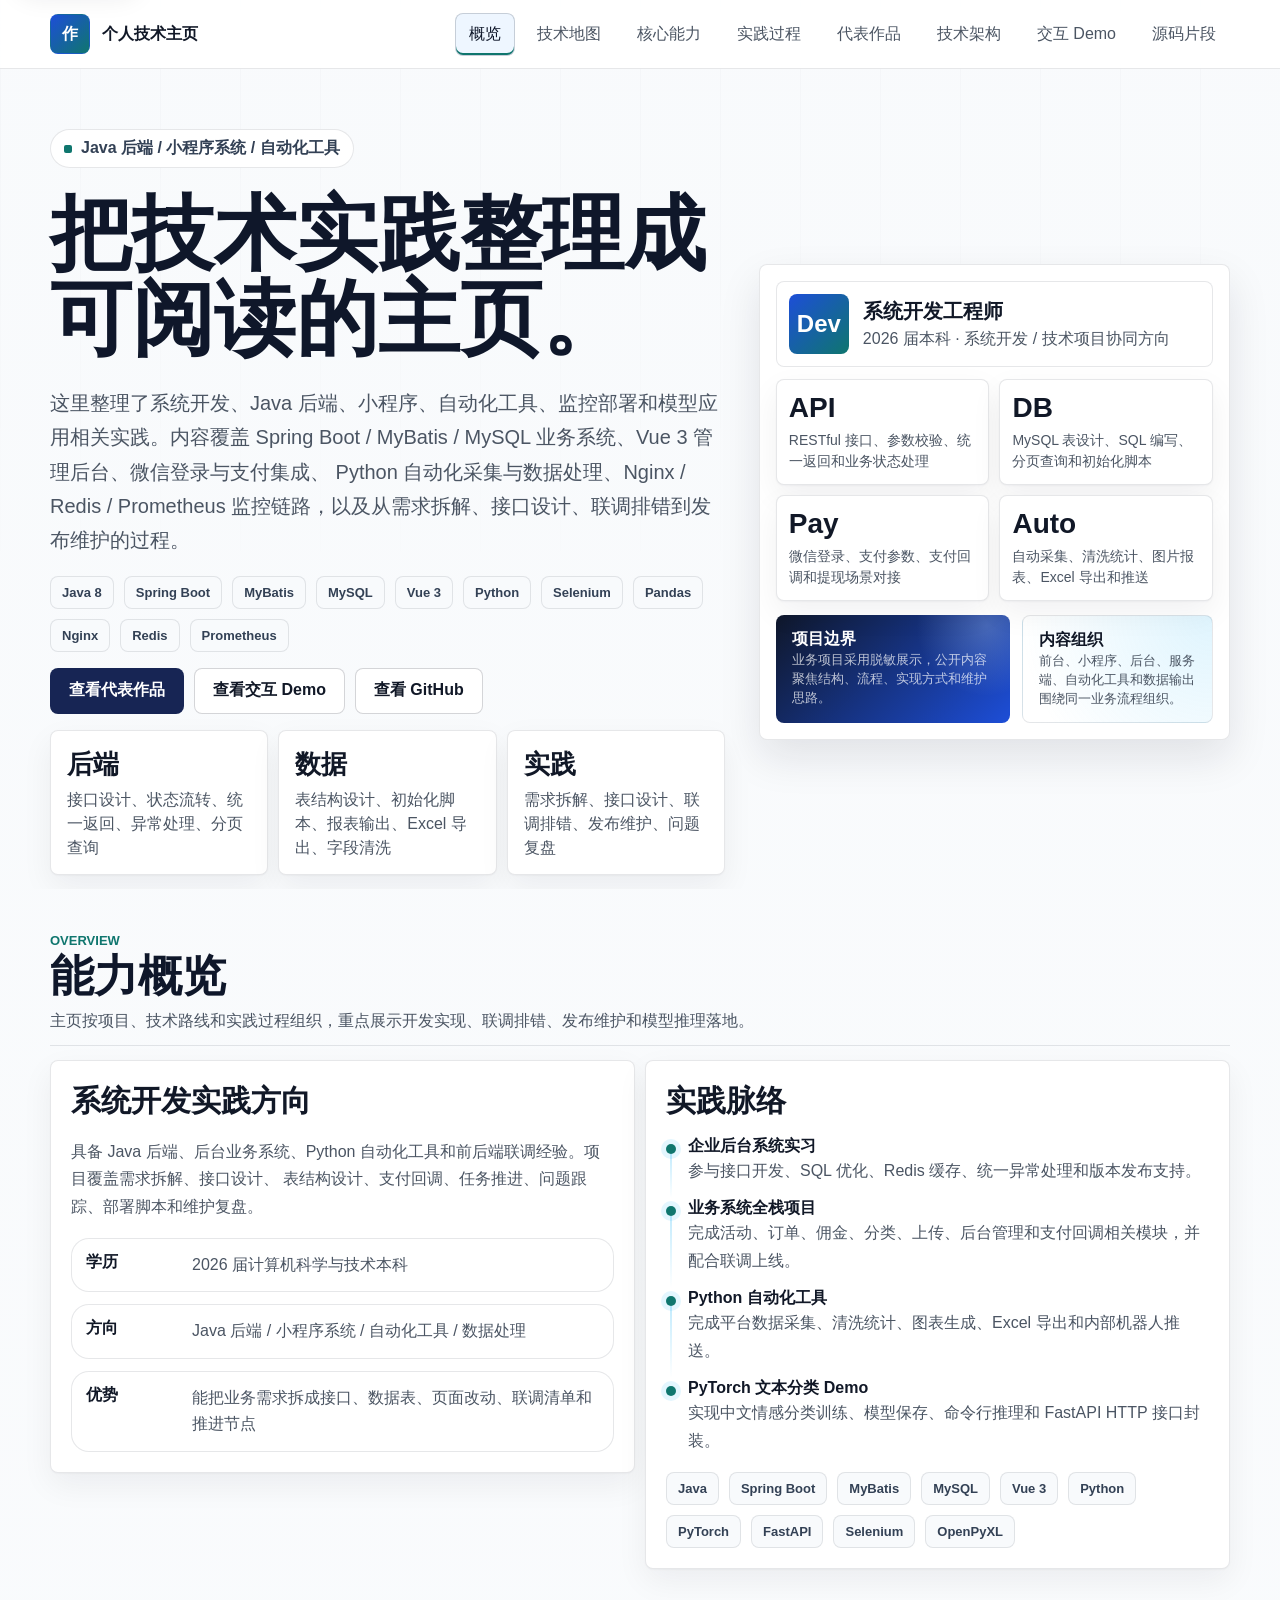
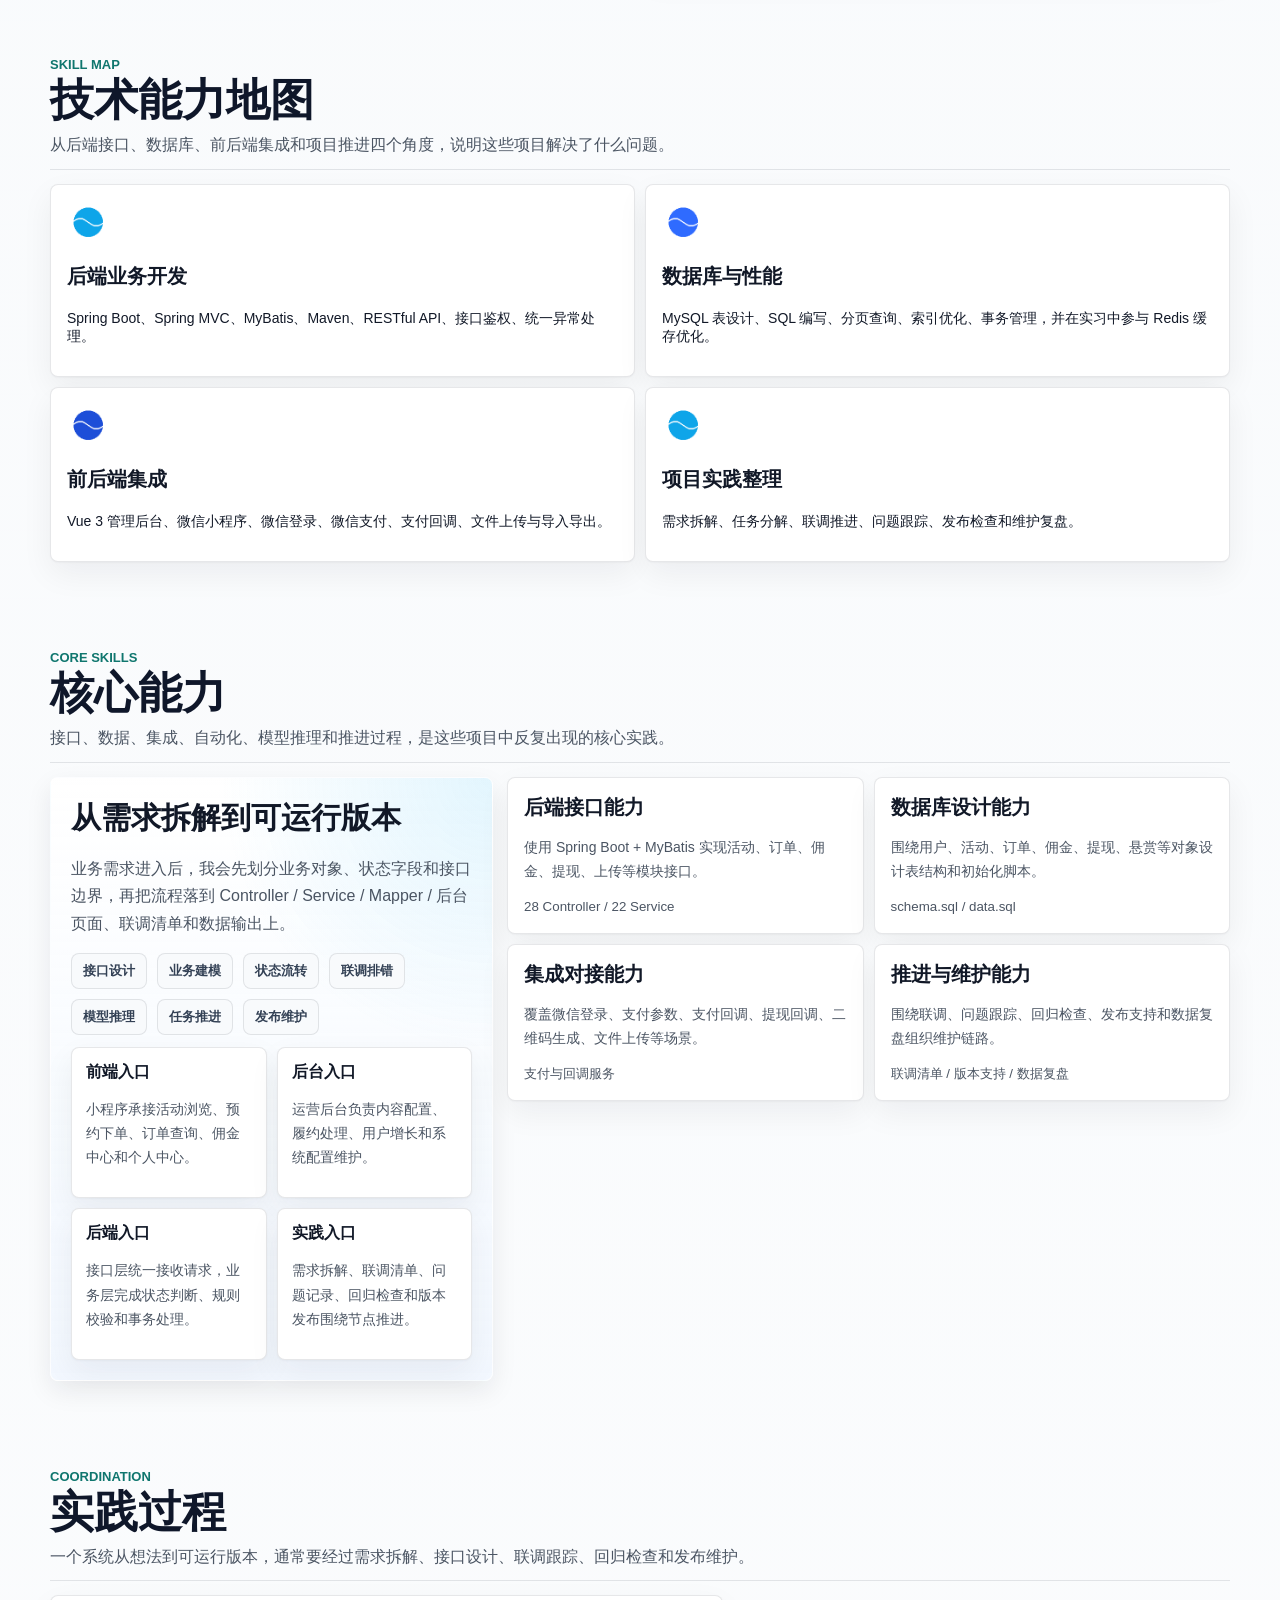
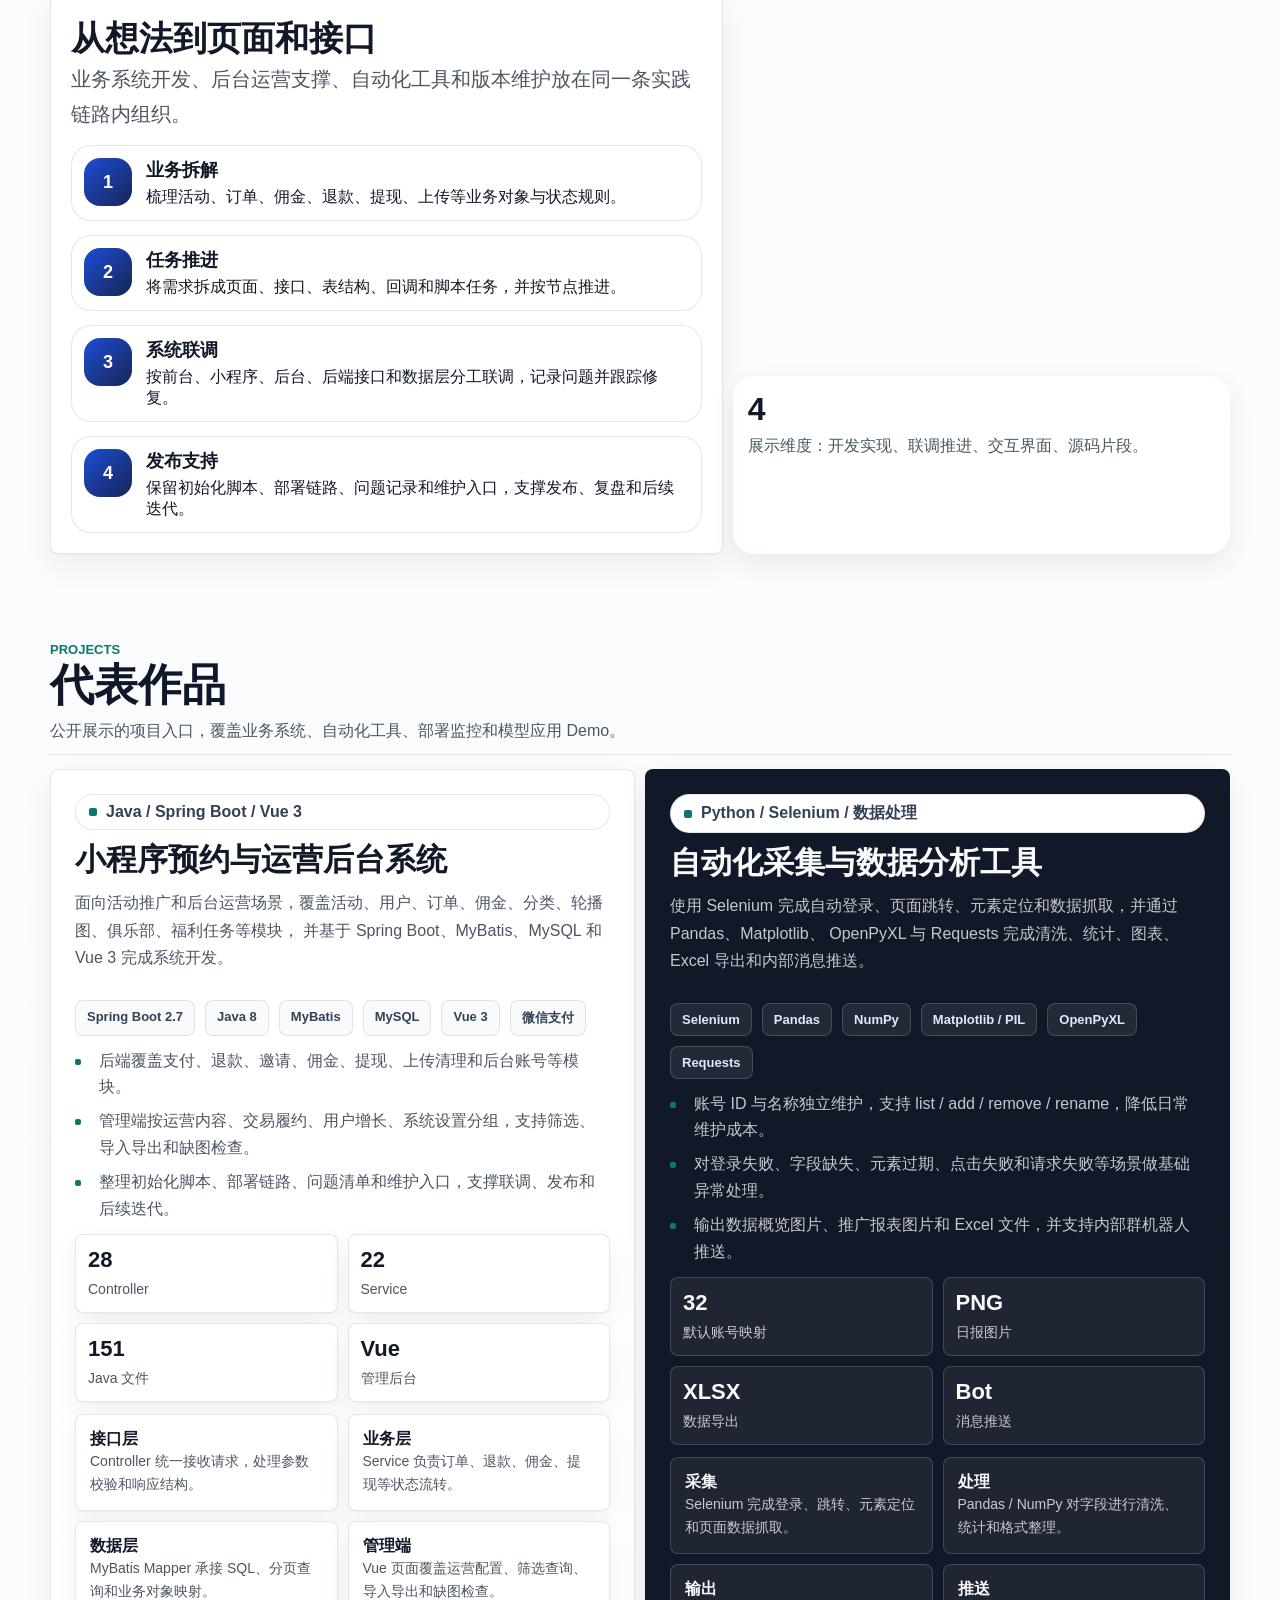
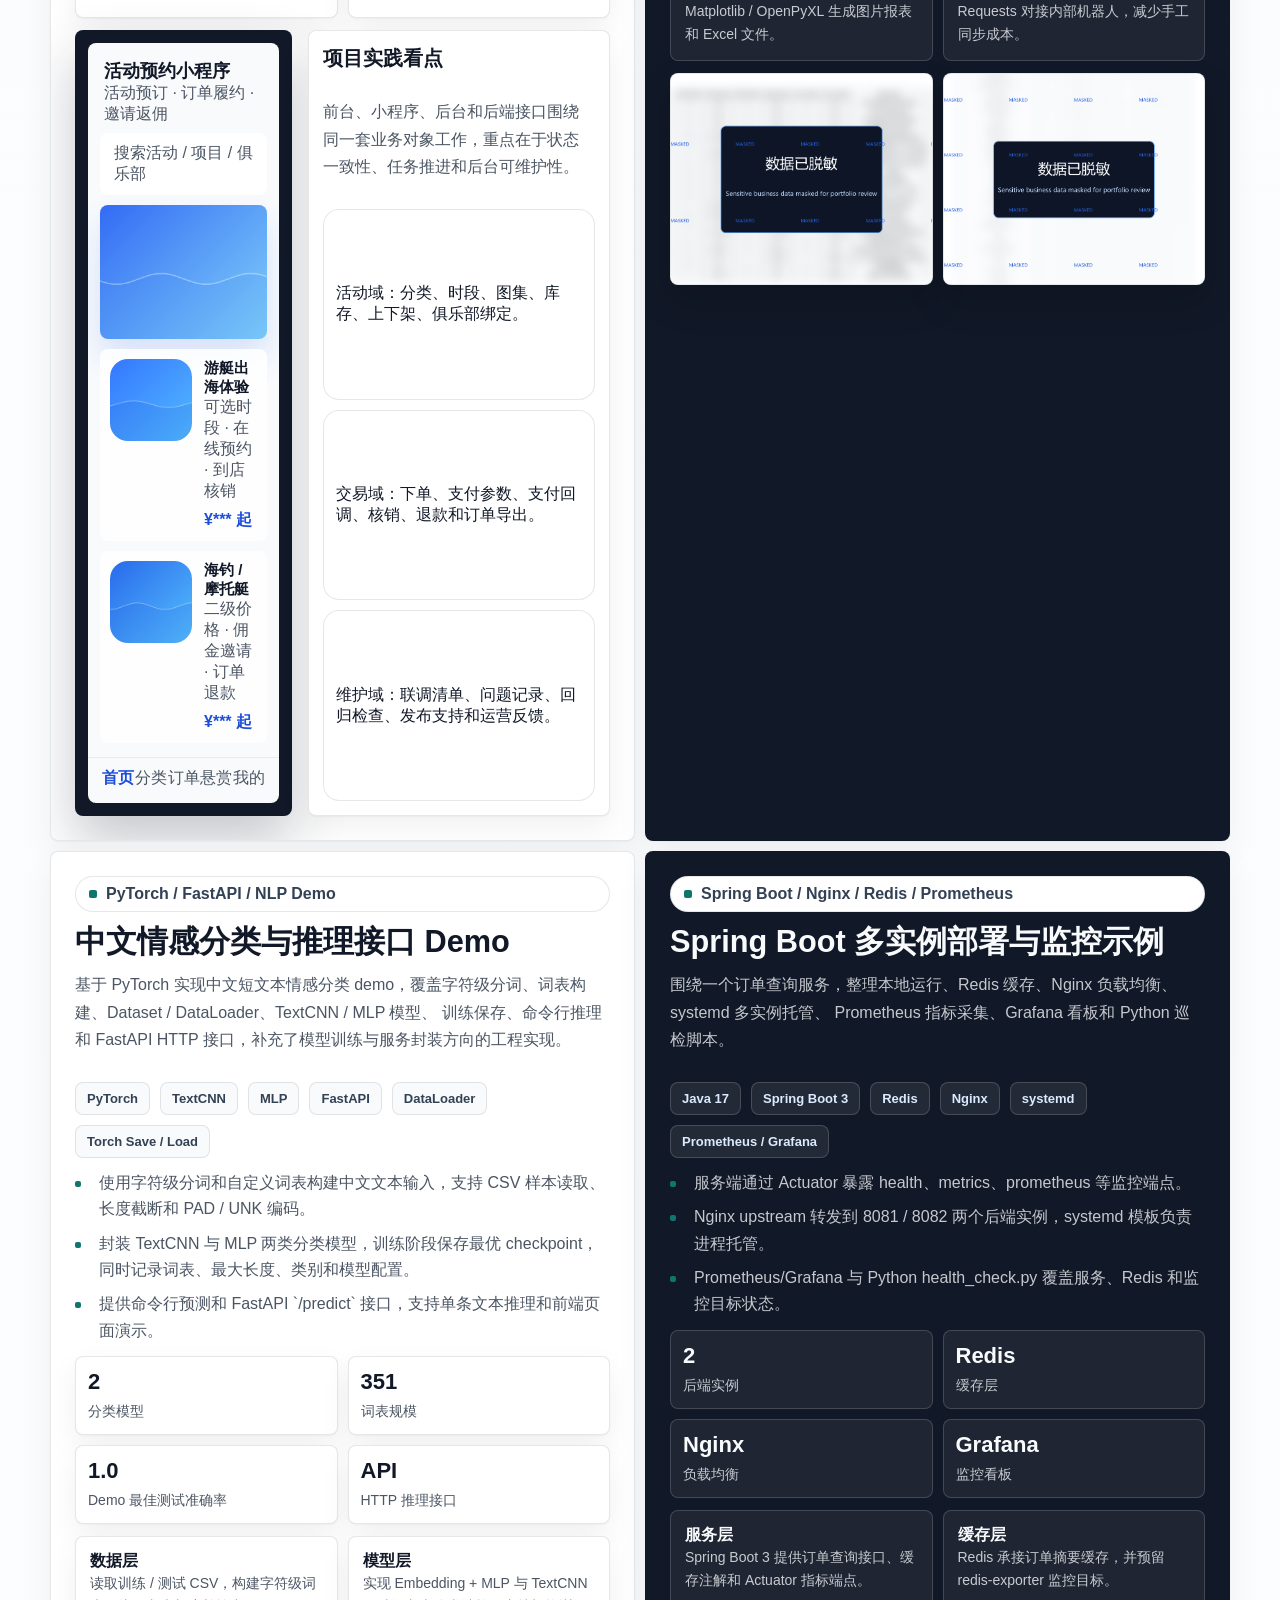
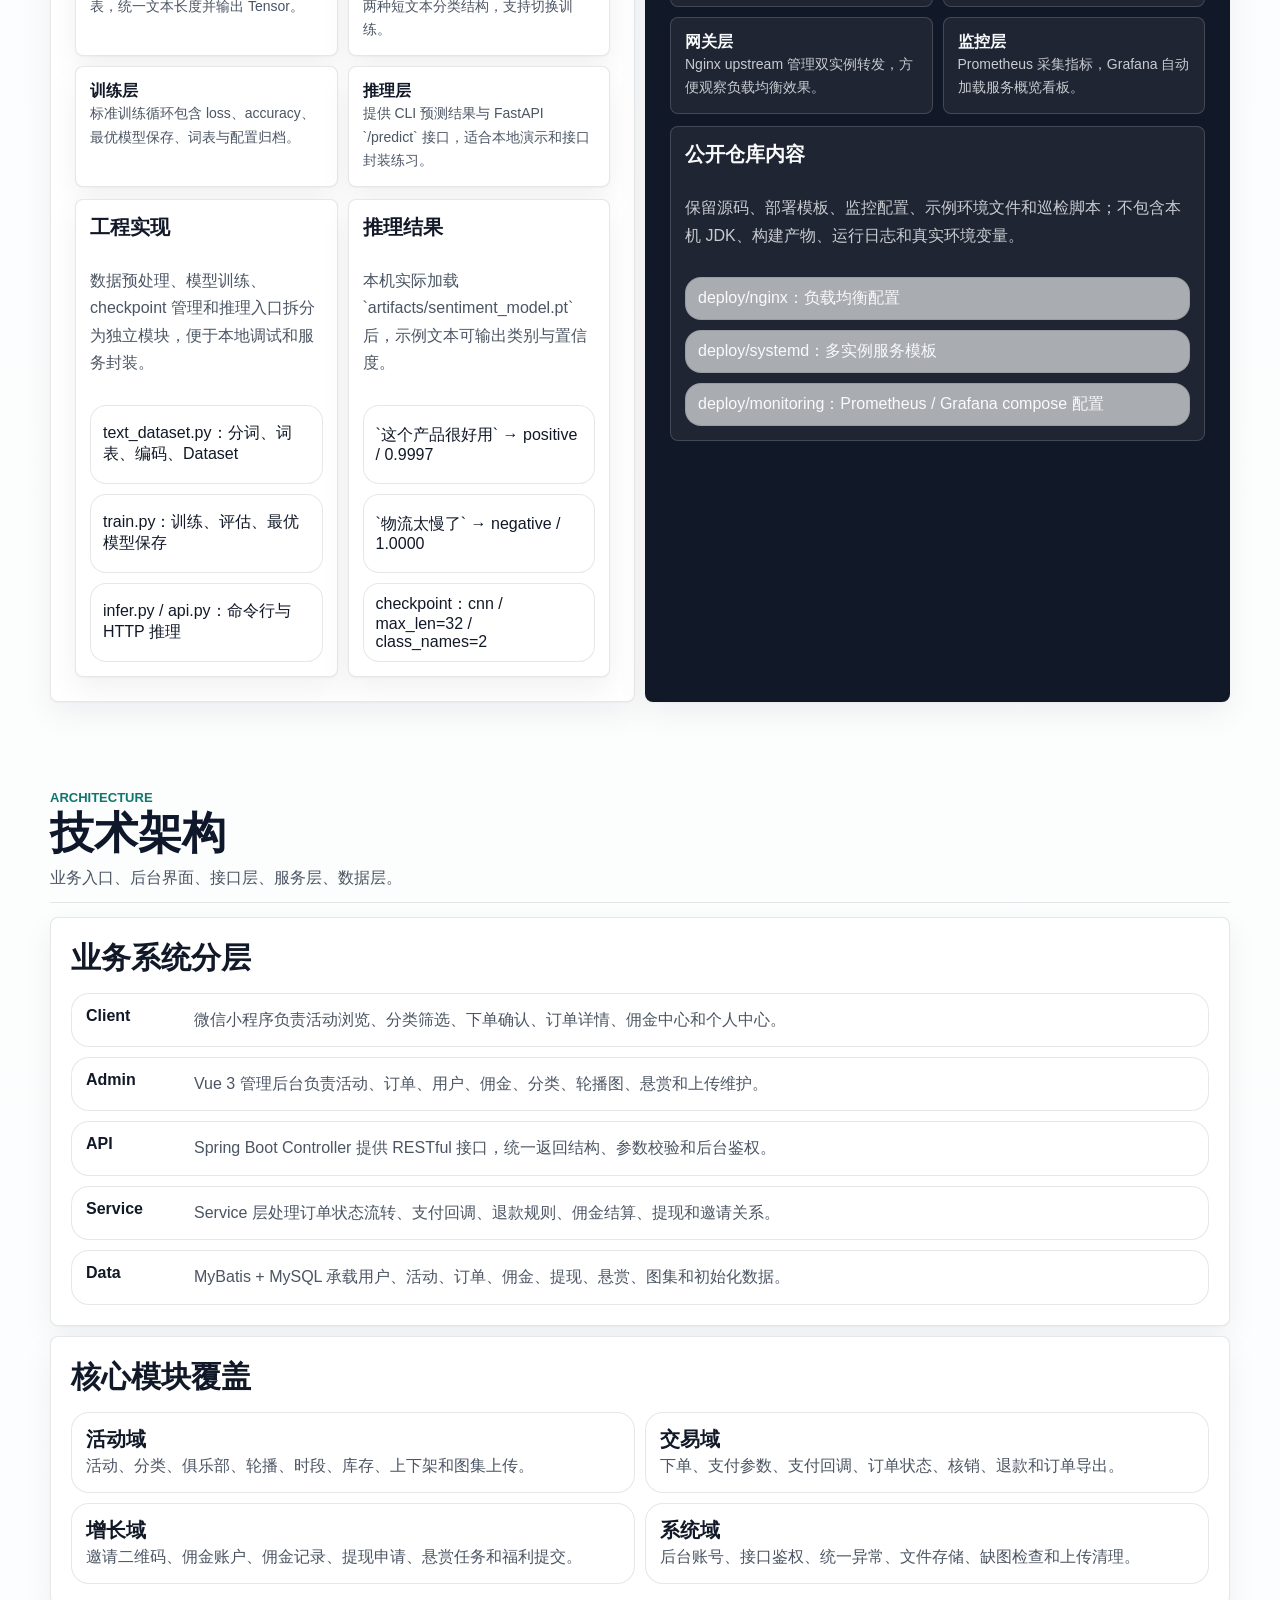
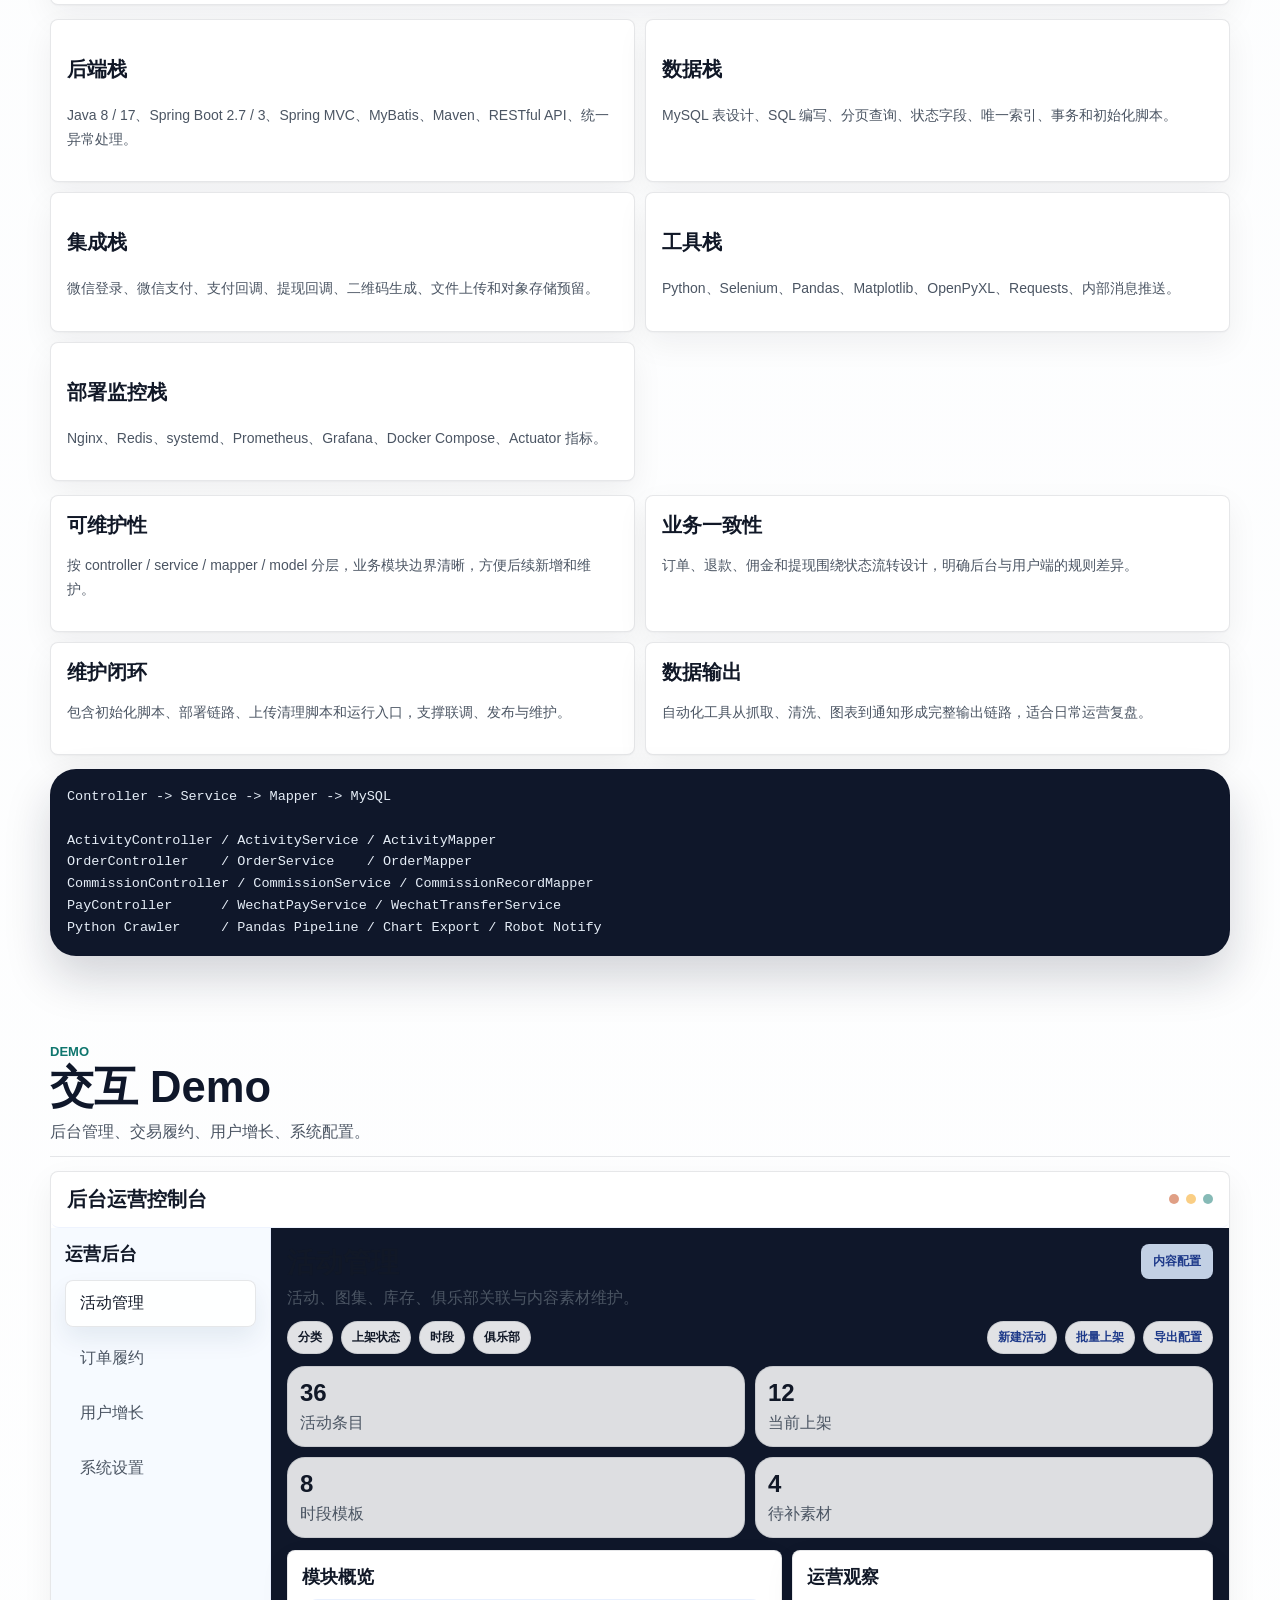
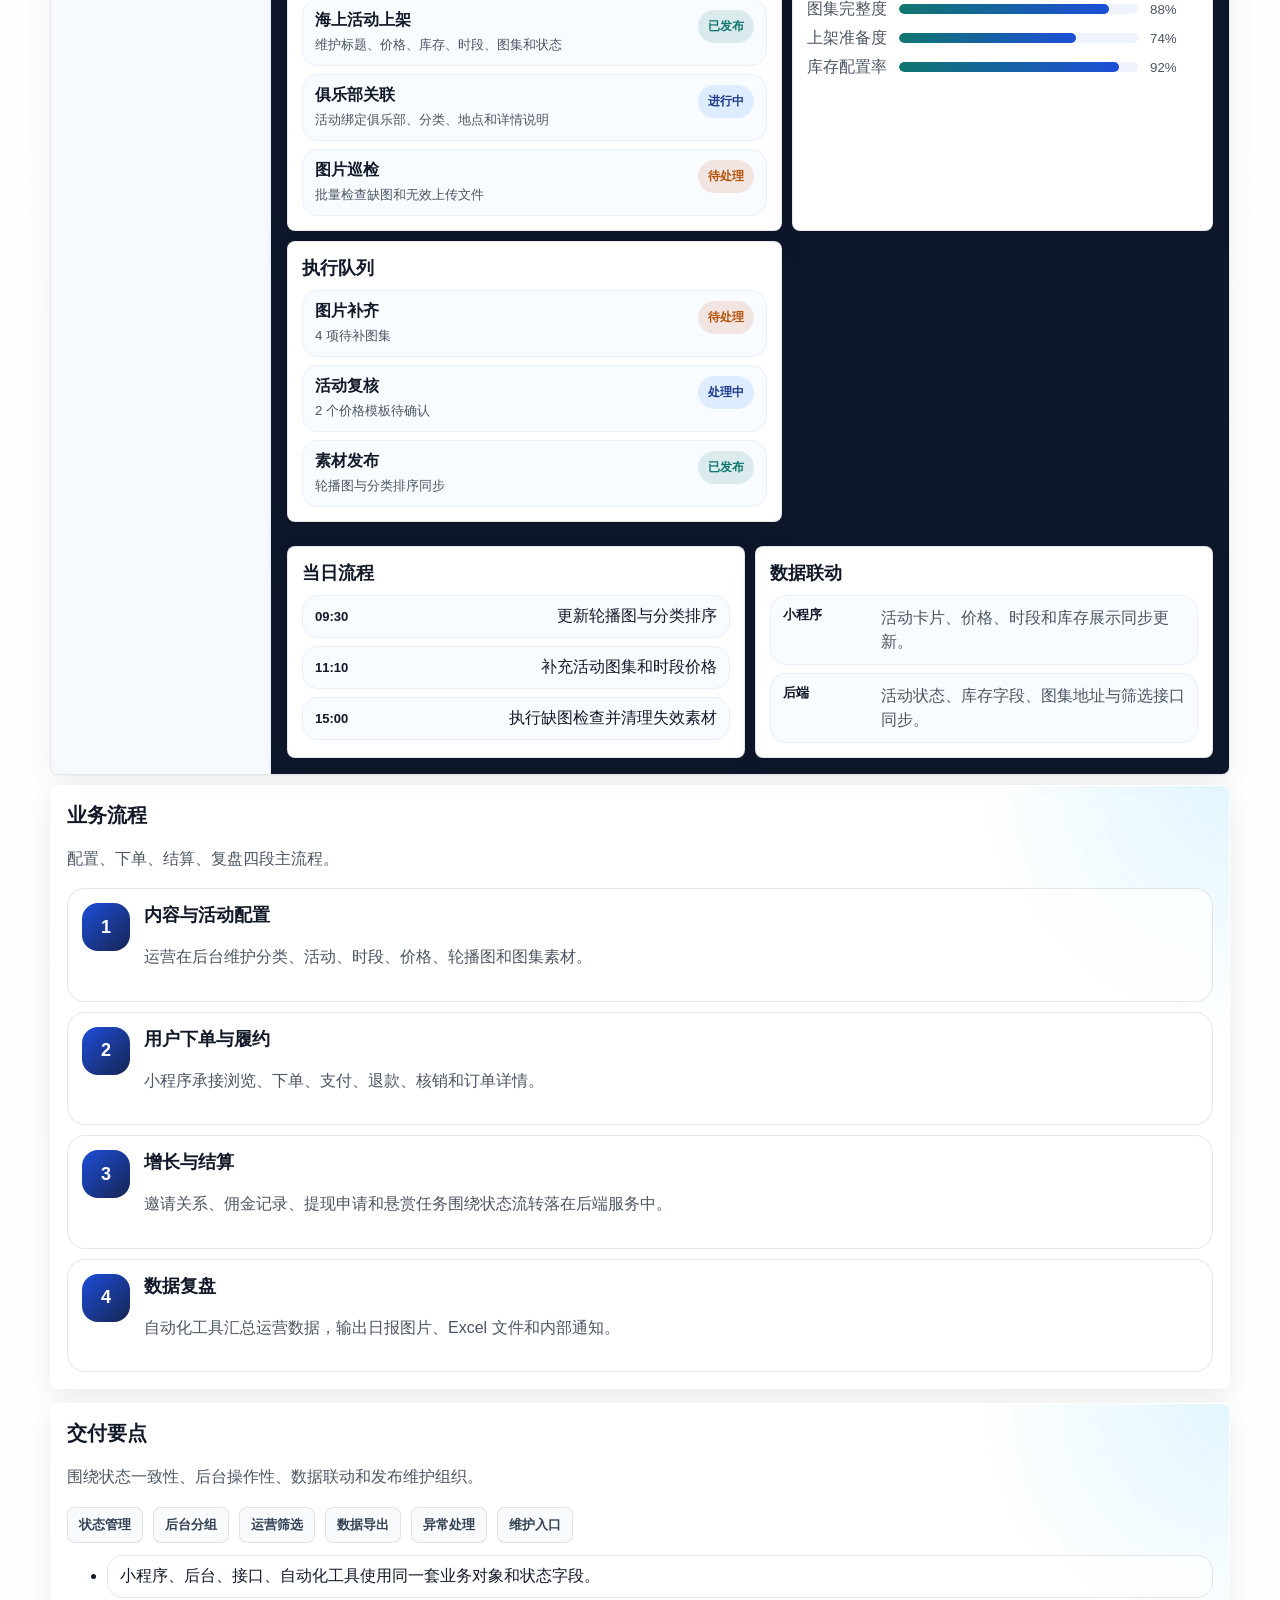
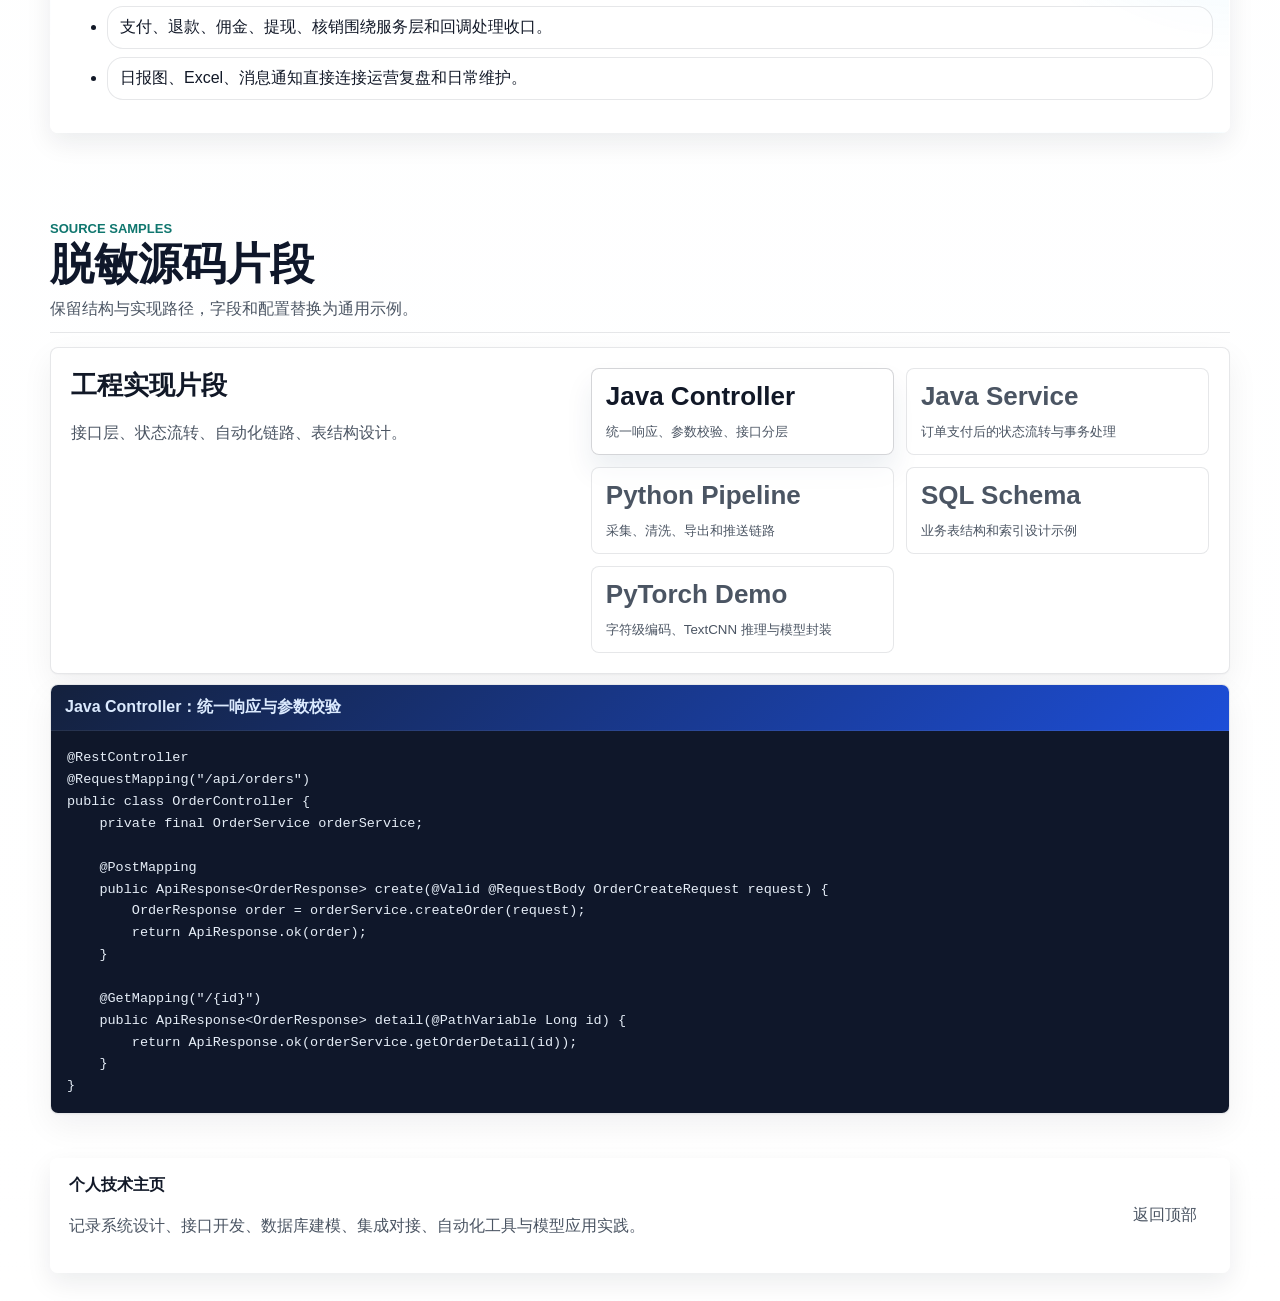
<file: index.html>
<!doctype html>
<html lang="zh-CN">
  <head>
    <meta charset="UTF-8" />
    <meta name="viewport" content="width=device-width, initial-scale=1.0" />
    <meta
      name="description"
      content="个人技术主页，记录 Java 后端、小程序系统、Python 自动化工具和 PyTorch 模型应用实践。"
    />
    <meta name="author" content="Portfolio" />
    <meta name="theme-color" content="#2563eb" />
    <meta name="robots" content="index, follow" />
    <link rel="canonical" href="https://fish-boy818.github.io/portfolio/" />
    <meta property="og:type" content="website" />
    <meta property="og:locale" content="zh_CN" />
    <meta property="og:title" content="个人技术主页" />
    <meta
      property="og:description"
      content="系统开发、Java 后端、小程序、自动化工具和模型应用实践记录，包含在线主页、交互 Demo 和脱敏源码入口。"
    />
    <meta property="og:url" content="https://fish-boy818.github.io/portfolio/" />
    <meta property="og:image" content="https://fish-boy818.github.io/portfolio/assets/python/data-overview.png" />
    <meta name="twitter:card" content="summary_large_image" />
    <meta name="twitter:title" content="个人技术主页" />
    <meta
      name="twitter:description"
      content="Java 后端、Spring Boot、MySQL、Vue 3、微信小程序、Python 自动化与监控部署项目展示。"
    />
    <meta name="twitter:image" content="https://fish-boy818.github.io/portfolio/assets/python/data-overview.png" />
    <title>个人技术主页</title>
    <script type="application/ld+json">
      {
        "@context": "https://schema.org",
        "@type": "CollectionPage",
        "name": "个人技术主页",
        "url": "https://fish-boy818.github.io/portfolio/",
        "inLanguage": "zh-CN",
        "about": {
          "@type": "CreativeWork",
          "name": "Java 后端、小程序与自动化工具实践",
          "keywords": [
            "Java",
            "Spring Boot",
            "MyBatis",
            "MySQL",
            "Vue 3",
            "微信小程序",
            "Python",
            "Selenium",
            "Pandas"
          ]
        }
      }
    </script>
    <style>
      :root {
        --ink: #0f172a;
        --muted: #5b6b82;
        --muted-soft: #7f8ea3;
        --paper: #f7fbff;
        --paper-deep: #eef5ff;
        --card: rgba(255, 255, 255, 0.82);
        --line: rgba(37, 99, 235, 0.14);
        --line-strong: rgba(37, 99, 235, 0.22);
        --primary: #2563eb;
        --primary-deep: #0f2d5c;
        --accent: #38bdf8;
        --accent-soft: #dbeafe;
        --success: #0f766e;
        --success-soft: rgba(15, 118, 110, 0.12);
        --warning: #c2410c;
        --warning-soft: rgba(194, 65, 12, 0.12);
        --shadow-lg: 0 30px 80px rgba(15, 45, 92, 0.14);
        --shadow-md: 0 18px 42px rgba(15, 45, 92, 0.1);
        --radius-xl: 34px;
        --radius-lg: 26px;
        --radius-md: 20px;
      }

      * {
        box-sizing: border-box;
      }

      html {
        scroll-behavior: smooth;
      }

      body {
        margin: 0;
        color: var(--ink);
        font-family: "Microsoft YaHei", "Noto Sans SC", "PingFang SC", sans-serif;
        background:
          radial-gradient(circle at 8% 10%, rgba(56, 189, 248, 0.22), transparent 24rem),
          radial-gradient(circle at 88% 4%, rgba(37, 99, 235, 0.18), transparent 30rem),
          linear-gradient(180deg, #fbfdff 0%, #f1f7ff 52%, #ffffff 100%);
        overflow-x: hidden;
      }

      body::before {
        content: "";
        position: fixed;
        inset: 0;
        z-index: -2;
        pointer-events: none;
        background-image:
          linear-gradient(rgba(37, 99, 235, 0.04) 1px, transparent 1px),
          linear-gradient(90deg, rgba(37, 99, 235, 0.04) 1px, transparent 1px);
        background-size: 40px 40px;
        mask-image: linear-gradient(to bottom, rgba(0, 0, 0, 0.8), transparent 76%);
      }

      body::after {
        content: "";
        position: fixed;
        inset: -20%;
        z-index: -1;
        pointer-events: none;
        background:
          conic-gradient(from 90deg at 20% 24%, transparent, rgba(255, 255, 255, 0.64), transparent 26%),
          radial-gradient(circle at 70% 32%, rgba(147, 197, 253, 0.16), transparent 26rem);
        opacity: 0.9;
      }

      img {
        display: block;
        max-width: 100%;
      }

      button,
      a {
        font: inherit;
      }

      .shell {
        width: min(1280px, calc(100% - 40px));
        margin: 0 auto;
      }

      .nav {
        position: sticky;
        top: 0;
        z-index: 30;
        border-bottom: 1px solid rgba(37, 99, 235, 0.09);
        background: rgba(248, 251, 255, 0.84);
        backdrop-filter: blur(22px) saturate(1.2);
      }

      .skip-link {
        position: fixed;
        left: 16px;
        top: 12px;
        z-index: 100;
        transform: translateY(-160%);
        padding: 10px 14px;
        border-radius: 999px;
        color: #fff;
        background: var(--primary-deep);
        text-decoration: none;
        box-shadow: var(--shadow-md);
        transition: transform 0.18s ease;
      }

      .skip-link:focus {
        transform: translateY(0);
        outline: 3px solid rgba(56, 189, 248, 0.42);
        outline-offset: 3px;
      }

      .nav-inner {
        display: flex;
        align-items: center;
        justify-content: space-between;
        gap: 24px;
        padding: 16px 0;
      }

      .brand {
        display: flex;
        align-items: center;
        gap: 12px;
        font-weight: 900;
        letter-spacing: 0;
      }

      .brand-mark {
        display: grid;
        width: 40px;
        height: 40px;
        place-items: center;
        border: 1px solid rgba(37, 99, 235, 0.18);
        border-radius: 16px;
        color: #fff;
        background:
          radial-gradient(circle at 72% 16%, rgba(255, 255, 255, 0.34), transparent 24px),
          linear-gradient(135deg, var(--primary), var(--primary-deep));
        box-shadow: 0 14px 28px rgba(37, 99, 235, 0.24);
      }

      .nav-links {
        display: flex;
        flex-wrap: wrap;
        justify-content: flex-end;
        gap: 8px;
        scrollbar-width: none;
      }

      .nav-links::-webkit-scrollbar {
        display: none;
      }

      .nav-links a,
      .footer-link {
        padding: 10px 13px;
        border: 1px solid transparent;
        border-radius: 999px;
        color: var(--muted);
        text-decoration: none;
        transition: 0.2s ease;
        white-space: nowrap;
      }

      .nav-links a:hover,
      .footer-link:hover {
        border-color: var(--line);
        color: var(--ink);
        background: rgba(255, 255, 255, 0.82);
      }

      .hero {
        position: relative;
        padding: 52px 0 22px;
        overflow: hidden;
      }

      .hero::before {
        content: "";
        position: absolute;
        right: min(8vw, 110px);
        top: 92px;
        width: 180px;
        height: 180px;
        border: 1px solid rgba(37, 99, 235, 0.1);
        border-radius: 48px;
        background: rgba(255, 255, 255, 0.36);
        transform: rotate(18deg);
      }

      .hero::after {
        content: "";
        position: absolute;
        left: -80px;
        bottom: 28px;
        width: 220px;
        height: 220px;
        border-radius: 50%;
        background: radial-gradient(circle, rgba(56, 189, 248, 0.18), transparent 72%);
      }

      .hero-grid {
        position: relative;
        z-index: 1;
        display: grid;
        grid-template-columns: minmax(0, 1.02fr) minmax(380px, 0.8fr);
        gap: clamp(18px, 2.8vw, 28px);
        align-items: start;
      }

      .eyebrow {
        display: inline-flex;
        align-items: center;
        gap: 9px;
        padding: 8px 13px;
        border: 1px solid rgba(37, 99, 235, 0.18);
        border-radius: 999px;
        color: var(--primary-deep);
        font-weight: 800;
        background: rgba(255, 255, 255, 0.78);
        box-shadow: 0 10px 30px rgba(15, 45, 92, 0.08);
      }

      .dot {
        width: 8px;
        height: 8px;
        border-radius: 50%;
        background: var(--accent);
        box-shadow: 0 0 0 6px rgba(56, 189, 248, 0.16);
      }

      h1 {
        max-width: 850px;
        margin: 20px 0 18px;
        font-size: clamp(46px, 7vw, 96px);
        line-height: 1.02;
        letter-spacing: 0;
        padding: 0.06em 0 0.08em;
        color: transparent;
        background: linear-gradient(112deg, #0f172a 4%, #2563eb 52%, #38bdf8 100%);
        background-clip: text;
        -webkit-background-clip: text;
      }

      .hero-lead,
      .section-note,
      .panel-note,
      .card p,
      .project p,
      .overview-card p,
      .timeline-item span,
      .stack-card p,
      .proof-card p,
      .ability-card p,
      .ability-column p,
      .source-copy p,
      .project-copy p,
      .pipeline-copy p,
      .mini-journal p,
      .footer-panel p {
        color: var(--muted);
        line-height: 1.75;
      }

      .hero-lead {
        max-width: 760px;
        margin: 0;
        font-size: clamp(16px, 1.7vw, 20px);
      }

      .hero-lead strong {
        color: var(--ink);
      }

      .hero-actions {
        display: flex;
        flex-wrap: wrap;
        gap: 10px;
        margin-top: 16px;
      }

      .btn {
        display: inline-flex;
        align-items: center;
        justify-content: center;
        min-height: 46px;
        padding: 0 18px;
        border: 1px solid var(--line);
        border-radius: 999px;
        color: var(--ink);
        font-weight: 800;
        text-decoration: none;
        background: rgba(255, 255, 255, 0.8);
        box-shadow: inset 0 1px 0 rgba(255, 255, 255, 0.82);
        transition: transform 0.2s ease, box-shadow 0.2s ease, background 0.2s ease;
      }

      .btn:hover {
        transform: translateY(-2px);
        box-shadow: 0 16px 30px rgba(15, 45, 92, 0.12);
      }

      .btn.primary {
        border-color: transparent;
        color: #fff;
        background:
          radial-gradient(circle at 80% 0%, rgba(255, 255, 255, 0.28), transparent 28px),
          linear-gradient(135deg, var(--primary), var(--primary-deep));
      }

      .tech-ribbon,
      .skill-cloud,
      .ability-tags,
      .tags,
      .stack-tags,
      .experience-tags {
        display: flex;
        flex-wrap: wrap;
        gap: 10px;
      }

      .tech-ribbon {
        margin-top: 18px;
      }

      .tech-ribbon span,
      .skill-cloud span,
      .ability-tags span,
      .tag,
      .stack-tags span,
      .experience-tags span {
        padding: 8px 11px;
        border: 1px solid rgba(37, 99, 235, 0.12);
        border-radius: 999px;
        color: #1e3a8a;
        font-size: 13px;
        font-weight: 900;
        background: rgba(255, 255, 255, 0.68);
      }

      .hero-meta {
        display: grid;
        grid-template-columns: repeat(3, minmax(0, 1fr));
        gap: 10px;
        margin-top: 16px;
      }

      .hero-meta-card,
      .metric,
      .capability,
      .ability-card,
      .stack-card,
      .proof-card,
      .code-card,
      .mini-journal,
      .source-copy,
      .overview-card,
      .timeline-card,
      .blueprint,
      .tech-panel,
      .panel,
      .card {
        position: relative;
        border: 1px solid rgba(255, 255, 255, 0.72);
        border-radius: var(--radius-lg);
        background:
          radial-gradient(circle at 100% 0%, rgba(37, 99, 235, 0.08), transparent 20rem),
          var(--card);
        box-shadow: var(--shadow-md);
        backdrop-filter: blur(18px);
      }

      .hero-meta-card {
        padding: 16px 16px 14px;
      }

      .hero-meta-card strong,
      .metric strong,
      .ability-card strong,
      .project-fact strong,
      .story-metric strong,
      .source-copy strong {
        display: block;
        letter-spacing: 0;
      }

      .hero-meta-card strong {
        font-size: 26px;
      }

      .hero-meta-card span,
      .metric span,
      .story-metric span,
      .project-fact span,
      .ability-card small,
      .source-copy small {
        display: block;
        margin-top: 6px;
        color: var(--muted);
        line-height: 1.5;
      }

      .hero-card {
        position: relative;
        overflow: hidden;
        padding: 16px;
        border: 1px solid rgba(255, 255, 255, 0.68);
        border-radius: var(--radius-xl);
        background:
          linear-gradient(180deg, rgba(255, 255, 255, 0.92), rgba(239, 246, 255, 0.74)),
          rgba(255, 255, 255, 0.76);
        box-shadow: var(--shadow-lg);
        backdrop-filter: blur(20px);
      }

      .hero-card::before {
        content: "";
        position: absolute;
        inset: -1px -1px auto auto;
        width: 190px;
        height: 190px;
        border-bottom-left-radius: 999px;
        background: radial-gradient(circle at top right, rgba(37, 99, 235, 0.18), transparent 72%);
      }

      .profile-card {
        display: grid;
        grid-template-columns: 60px 1fr;
        gap: 14px;
        align-items: center;
        margin-bottom: 12px;
        padding: 12px;
        border: 1px solid var(--line);
        border-radius: 24px;
        background: rgba(255, 255, 255, 0.82);
      }

      .avatar {
        display: grid;
        width: 60px;
        height: 60px;
        place-items: center;
        border-radius: 20px;
        color: #fff;
        font-size: 24px;
        font-weight: 900;
        background:
          radial-gradient(circle at 72% 16%, rgba(255, 255, 255, 0.32), transparent 20px),
          linear-gradient(135deg, #38bdf8, #1d4ed8);
      }

      .profile-card strong {
        display: block;
        font-size: 20px;
      }

      .profile-card span {
        display: block;
        margin-top: 4px;
        color: var(--muted);
      }

      .metric-grid {
        display: grid;
        grid-template-columns: repeat(2, minmax(0, 1fr));
        gap: 10px;
      }

      .metric {
        min-height: 88px;
        padding: 12px;
        border-radius: 22px;
      }

      .metric strong {
        font-size: 28px;
      }

      .metric span {
        font-size: 14px;
      }

      .hero-strip {
        display: grid;
        grid-template-columns: 1.1fr 0.9fr;
        gap: 12px;
        margin-top: 14px;
      }

      .hero-strip-card {
        padding: 14px 16px;
        border-radius: 22px;
        color: #fff;
        background:
          radial-gradient(circle at 90% 10%, rgba(191, 219, 254, 0.28), transparent 70px),
          linear-gradient(135deg, #0f172a, #1d4ed8);
      }

      .hero-strip-card small {
        color: rgba(255, 255, 255, 0.72);
      }

      .hero-strip-card.alt {
        color: var(--ink);
        background:
          radial-gradient(circle at 100% 0%, rgba(56, 189, 248, 0.16), transparent 12rem),
          rgba(255, 255, 255, 0.84);
        border: 1px solid var(--line);
      }

      .hero-strip-card.alt small {
        color: var(--muted);
      }

      section {
        position: relative;
        padding: 34px 0;
      }

      .section-head {
        display: grid;
        gap: 8px;
        margin-bottom: 14px;
      }

      .section-kicker {
        margin: 0 0 6px;
        color: var(--accent);
        font-size: 13px;
        font-weight: 900;
        letter-spacing: 0;
        text-transform: uppercase;
      }

      h2 {
        margin: 0;
        font-size: clamp(30px, 3.4vw, 46px);
        line-height: 1.04;
        letter-spacing: 0;
      }

      .section-note {
        max-width: 760px;
        margin: 0;
      }

      .overview-grid,
      .project-grid,
      .architecture-grid,
      .demo-grid,
      .source-grid,
      .story-grid {
        display: grid;
        gap: 14px;
      }

      .overview-grid,
      .project-grid,
      .architecture-grid,
      .demo-grid {
        grid-template-columns: repeat(2, minmax(0, 1fr));
        align-items: start;
      }

      .project-grid,
      .architecture-grid,
      .demo-grid,
      .source-grid {
        grid-template-columns: 1fr;
      }

      .overview-card,
      .timeline-card,
      .blueprint,
      .tech-panel,
      .panel,
      .source-copy {
        padding: 20px;
      }

      .overview-card h3,
      .timeline-card h3,
      .blueprint h3,
      .tech-panel h3,
      .panel-title,
      .project h3,
      .source-copy h3,
      .ability-column h3 {
        margin: 0;
        letter-spacing: 0;
      }

      .overview-card h3,
      .timeline-card h3,
      .blueprint h3,
      .tech-panel h3,
      .source-copy h3,
      .ability-column h3 {
        font-size: 30px;
      }

      .overview-list {
        display: grid;
        gap: 12px;
        margin-top: 18px;
      }

      .overview-item {
        display: grid;
        grid-template-columns: 92px 1fr;
        gap: 14px;
        padding: 13px 14px;
        border: 1px solid var(--line);
        border-radius: 18px;
        background: rgba(255, 255, 255, 0.62);
      }

      .overview-item strong,
      .timeline-item strong,
      .layer strong,
      .module strong,
      .project-tech-item strong,
      .source-switch button strong {
        display: block;
      }

      .overview-item span,
      .project-tech-item span,
      .module span,
      .layer span {
        color: var(--muted);
        line-height: 1.65;
      }

      .timeline {
        display: grid;
        gap: 14px;
        margin-top: 14px;
      }

      .timeline-item {
        position: relative;
        padding-left: 22px;
      }

      .timeline-item::before {
        content: "";
        position: absolute;
        left: 0;
        top: 8px;
        width: 10px;
        height: 10px;
        border-radius: 50%;
        background: var(--accent);
        box-shadow: 0 0 0 5px rgba(56, 189, 248, 0.14);
      }

      .timeline-item::after {
        content: "";
        position: absolute;
        left: 4px;
        top: 18px;
        bottom: -14px;
        width: 2px;
        background: linear-gradient(to bottom, rgba(56, 189, 248, 0.3), transparent);
      }

      .timeline-item:last-child::after {
        display: none;
      }

      .skill-cloud {
        margin-top: 18px;
      }

      .story-grid {
        grid-template-columns: 1.15fr 0.85fr;
      }

      .story-card {
        padding: 20px;
        border: 1px solid rgba(255, 255, 255, 0.74);
        border-radius: var(--radius-xl);
        background:
          radial-gradient(circle at 100% 0%, rgba(37, 99, 235, 0.08), transparent 20rem),
          rgba(255, 255, 255, 0.84);
        box-shadow: var(--shadow-md);
      }

      .story-card h3 {
        margin: 0;
        font-size: 34px;
        letter-spacing: 0;
      }

      .story-flow {
        display: grid;
        gap: 14px;
        margin-top: 14px;
      }

      .story-step {
        display: grid;
        grid-template-columns: 48px 1fr;
        gap: 14px;
        align-items: start;
        padding: 12px;
        border: 1px solid var(--line);
        border-radius: 20px;
        background: rgba(255, 255, 255, 0.66);
      }

      .story-step b,
      .pipe-no {
        display: grid;
        width: 48px;
        height: 48px;
        place-items: center;
        border-radius: 16px;
        color: #fff;
        font-size: 18px;
        font-weight: 900;
        background: linear-gradient(135deg, var(--primary), var(--primary-deep));
      }

      .story-step strong {
        display: block;
        margin-bottom: 5px;
        font-size: 18px;
      }

      .story-side {
        display: grid;
        gap: 12px;
      }

      .story-metric {
        padding: 14px;
        border: 1px solid rgba(255, 255, 255, 0.74);
        border-radius: 22px;
        background: rgba(255, 255, 255, 0.82);
        box-shadow: var(--shadow-md);
      }

      .story-metric strong {
        font-size: 32px;
      }

      .capability-grid,
      .ability-grid,
      .stack-matrix,
      .tech-proof,
      .module-grid,
      .project-tech,
      .project-facts,
      .source-switch,
      .journey-grid {
        display: grid;
        gap: 12px;
      }

      .capability-grid {
        grid-template-columns: repeat(2, minmax(0, 1fr));
      }

      .capability,
      .ability-card,
      .stack-card,
      .proof-card {
        padding: 16px;
      }

      .capability img {
        width: 42px;
        height: 42px;
        margin-bottom: 12px;
      }

      .capability h3,
      .ability-card strong,
      .stack-card h3,
      .proof-card strong,
      .module strong {
        font-size: 20px;
      }

      .capability p,
      .ability-card p,
      .stack-card p,
      .proof-card p,
      .project-tech-item span,
      .journey-card p,
      .project-fact span {
        font-size: 14px;
      }

      .ability-showcase {
        display: grid;
        grid-template-columns: minmax(0, 0.76fr) minmax(0, 1.24fr);
        gap: 14px;
        align-items: start;
      }

      .ability-column {
        padding: 20px;
        border: 1px solid rgba(255, 255, 255, 0.74);
        border-radius: var(--radius-xl);
        background:
          radial-gradient(circle at 100% 0%, rgba(56, 189, 248, 0.14), transparent 17rem),
          linear-gradient(180deg, rgba(255, 255, 255, 0.92), rgba(239, 246, 255, 0.74));
        box-shadow: var(--shadow-md);
      }

      .ability-grid {
        grid-template-columns: repeat(2, minmax(0, 1fr));
      }

      .ability-card {
        min-height: 150px;
      }

      .ability-card strong {
        margin-bottom: 8px;
      }

      .journey-grid {
        grid-template-columns: repeat(2, minmax(0, 1fr));
        margin-top: 12px;
      }

      .journey-card {
        padding: 14px;
        border: 1px solid var(--line);
        border-radius: 20px;
        background: rgba(255, 255, 255, 0.62);
      }

      .journey-card strong {
        display: block;
        margin-bottom: 8px;
      }

      .project {
        position: relative;
        overflow: hidden;
        padding: clamp(18px, 1.8vw, 22px);
        border: 1px solid rgba(255, 255, 255, 0.7);
        border-radius: var(--radius-xl);
        background:
          radial-gradient(circle at 100% 0%, rgba(37, 99, 235, 0.1), transparent 19rem),
          rgba(255, 255, 255, 0.88);
        box-shadow: 0 22px 56px rgba(15, 45, 92, 0.11);
      }

      .project.dark {
        color: #fff;
        background:
          radial-gradient(circle at 78% 0%, rgba(96, 165, 250, 0.28), transparent 22rem),
          radial-gradient(circle at 14% 88%, rgba(56, 189, 248, 0.16), transparent 18rem),
          linear-gradient(145deg, #0f172a, #1d4ed8);
      }

      .project h3 {
        margin: 10px 0 12px;
        font-size: clamp(28px, 2.8vw, 40px);
        line-height: 1.08;
      }

      .project > p {
        font-size: 16px;
      }

      .project.dark p,
      .project.dark .tag,
      .project.dark .feature li,
      .project.dark .project-tech-item span,
      .project.dark .project-fact span,
      .project.dark .price,
      .project.dark .mini-card span {
        color: rgba(255, 255, 255, 0.8);
      }

      .feature {
        display: grid;
        gap: 8px;
        margin: 14px 0 0;
        padding: 0;
        list-style: none;
      }

      .feature li {
        display: grid;
        grid-template-columns: 22px 1fr;
        gap: 10px;
        color: var(--muted);
        line-height: 1.65;
      }

      .feature li::before {
        content: "";
        width: 9px;
        height: 9px;
        margin-top: 9px;
        border-radius: 50%;
        background: var(--accent);
        box-shadow: 0 0 0 5px rgba(56, 189, 248, 0.14);
      }

      .project-facts {
        grid-template-columns: repeat(2, minmax(0, 1fr));
        margin-top: 14px;
      }

      .project-fact {
        padding: 12px;
        border: 1px solid var(--line);
        border-radius: 18px;
        background: rgba(255, 255, 255, 0.58);
      }

      .project-fact strong {
        font-size: 24px;
      }

      .project-tech {
        grid-template-columns: repeat(2, minmax(0, 1fr));
        margin-top: 14px;
      }

      .project-tech-item {
        padding: 14px;
        border: 1px solid var(--line);
        border-radius: 20px;
        background: rgba(255, 255, 255, 0.56);
      }

      .project.dark .project-tech-item,
      .project.dark .project-fact {
        border-color: rgba(255, 255, 255, 0.16);
        background: rgba(255, 255, 255, 0.08);
      }

      .phone-stage,
      .report-stack {
        margin-top: 14px;
      }

      .phone-stage {
        display: grid;
        grid-template-columns: 320px minmax(0, 1fr);
        gap: 16px;
        align-items: stretch;
      }

      .phone {
        width: min(286px, 100%);
        margin: 0 auto;
        padding: 12px;
        border: 1px solid rgba(15, 23, 42, 0.1);
        border-radius: 38px;
        background: #0f172a;
        box-shadow: 0 26px 54px rgba(15, 23, 42, 0.24);
      }

      .phone-screen {
        overflow: hidden;
        border-radius: 28px;
        background: linear-gradient(180deg, #f8fbff, #eef5ff);
      }

      .phone-top {
        padding: 16px 16px 8px;
      }

      .phone-top strong {
        display: block;
        font-size: 18px;
      }

      .phone-top span,
      .mini-card span,
      .mini-journal p,
      .tabbar span {
        color: var(--muted);
      }

      .phone-body {
        padding: 0 12px 14px;
      }

      .search {
        padding: 10px 14px;
        border-radius: 16px;
        color: var(--muted);
        background: #fff;
      }

      .mini-banner {
        overflow: hidden;
        margin-top: 10px;
        border-radius: 22px;
        box-shadow: 0 18px 32px rgba(37, 99, 235, 0.16);
      }

      .mini-banner img {
        width: 100%;
        height: 134px;
        object-fit: cover;
      }

      .mini-list {
        display: grid;
        gap: 10px;
        margin-top: 10px;
      }

      .mini-card {
        display: grid;
        grid-template-columns: 82px 1fr;
        gap: 12px;
        padding: 10px;
        border-radius: 20px;
        background: rgba(255, 255, 255, 0.88);
      }

      .mini-card img {
        width: 82px;
        height: 82px;
        border-radius: 18px;
        object-fit: cover;
      }

      .mini-card strong {
        display: block;
        font-size: 15px;
      }

      .price {
        margin-top: 8px;
        color: var(--primary);
        font-weight: 900;
      }

      .tabbar {
        display: grid;
        grid-template-columns: repeat(5, minmax(0, 1fr));
        padding: 10px 14px 14px;
        text-align: center;
        border-top: 1px solid rgba(37, 99, 235, 0.1);
      }

      .tabbar b {
        color: var(--primary);
      }

      .mini-journal {
        display: grid;
        grid-template-rows: auto auto 1fr;
        padding: 14px;
        border: 1px solid var(--line);
        border-radius: 24px;
        background: rgba(255, 255, 255, 0.58);
      }

      .mini-journal h4,
      .pipeline-copy h3 {
        margin: 0 0 10px;
        font-size: 20px;
      }

      .mini-journal ul {
        display: grid;
        align-content: start;
        grid-template-rows: repeat(3, 1fr);
        gap: 10px;
        margin: 12px 0 0;
        padding: 0;
        list-style: none;
      }

      .mini-journal li {
        display: flex;
        align-items: center;
        padding: 10px 12px;
        border: 1px solid var(--line);
        border-radius: 16px;
        background: rgba(255, 255, 255, 0.62);
      }

      .report-stack {
        display: grid;
        grid-template-columns: repeat(2, minmax(0, 1fr));
        gap: 10px;
      }

      .report-frame {
        overflow: hidden;
        border: 1px solid var(--line);
        border-radius: 24px;
        background: #fff;
        box-shadow: 0 16px 36px rgba(0, 0, 0, 0.16);
      }

      .report-frame img {
        width: 100%;
        height: 210px;
        object-fit: cover;
        object-position: center;
      }

      .architecture-grid {
        margin-bottom: 14px;
      }

      .layer-stack,
      .pipeline {
        display: grid;
        gap: 10px;
        margin-top: 14px;
      }

      .layer,
      .module {
        padding: 13px 14px;
        border: 1px solid var(--line);
        border-radius: 18px;
        background: rgba(255, 255, 255, 0.62);
      }

      .layer {
        display: grid;
        grid-template-columns: 96px 1fr;
        gap: 12px;
      }

      .module-grid {
        grid-template-columns: repeat(2, minmax(0, 1fr));
        margin-top: 14px;
      }

      .stack-matrix,
      .tech-proof {
        grid-template-columns: repeat(2, minmax(0, 1fr));
        margin-top: 14px;
      }

      .code-sample {
        margin-top: 14px;
        overflow: hidden;
        border: 1px solid rgba(15, 23, 42, 0.08);
        border-radius: 26px;
        background: linear-gradient(145deg, #0f172a, #1d4ed8);
        box-shadow: 0 22px 46px rgba(15, 23, 42, 0.18);
      }

      .code-sample pre,
      .code-card pre {
        margin: 0;
        overflow-x: auto;
      }

      .code-sample code,
      .code-card code {
        display: block;
        padding: 16px;
        color: #dbeafe;
        font-family: "Consolas", "SFMono-Regular", monospace;
        font-size: 13.5px;
        line-height: 1.62;
      }

      .demo-shell {
        overflow: hidden;
        padding: 0;
      }

      .panel-head {
        display: flex;
        align-items: center;
        justify-content: space-between;
        gap: 12px;
        padding: 14px 16px;
        border-bottom: 1px solid rgba(37, 99, 235, 0.08);
      }

      .panel-title {
        font-size: 20px;
        font-weight: 900;
      }

      .lights {
        display: flex;
        gap: 7px;
      }

      .lights span {
        width: 10px;
        height: 10px;
        border-radius: 50%;
        background: rgba(37, 99, 235, 0.2);
      }

      .lights span:first-child {
        background: rgba(194, 65, 12, 0.5);
      }

      .lights span:nth-child(2) {
        background: rgba(245, 158, 11, 0.5);
      }

      .lights span:last-child {
        background: rgba(15, 118, 110, 0.5);
      }

      .admin-shell {
        display: grid;
        grid-template-columns: 220px 1fr;
        min-height: 520px;
      }

      .admin-side {
        padding: 14px;
        border-right: 1px solid rgba(37, 99, 235, 0.08);
        background: rgba(239, 246, 255, 0.58);
      }

      .admin-side strong {
        display: block;
        margin-bottom: 14px;
        font-size: 18px;
      }

      .admin-side button {
        width: 100%;
        margin-bottom: 8px;
        padding: 12px 14px;
        border: 1px solid transparent;
        border-radius: 16px;
        color: var(--muted);
        text-align: left;
        cursor: pointer;
        background: transparent;
        transition: 0.18s ease;
      }

      .admin-side button:hover,
      .admin-side button.active {
        border-color: var(--line);
        color: var(--ink);
        background: rgba(255, 255, 255, 0.88);
        box-shadow: 0 12px 24px rgba(15, 45, 92, 0.08);
      }

      .admin-main {
        padding: 16px;
      }

      .dashboard-head {
        display: flex;
        align-items: start;
        justify-content: space-between;
        gap: 12px;
      }

      .dashboard-head h3 {
        margin: 0;
        font-size: 28px;
      }

      .dashboard-head p {
        margin: 6px 0 0;
        color: var(--muted);
      }

      .dashboard-badge {
        padding: 9px 12px;
        border-radius: 999px;
        color: #1e3a8a;
        font-size: 12px;
        font-weight: 900;
        background: rgba(219, 234, 254, 0.88);
      }

      .dashboard-toolbar {
        display: flex;
        flex-wrap: wrap;
        align-items: center;
        justify-content: space-between;
        gap: 10px;
        margin-top: 12px;
      }

      .toolbar-chips,
      .toolbar-actions,
      .inline-tags {
        display: flex;
        flex-wrap: wrap;
        gap: 8px;
      }

      .toolbar-chips span,
      .toolbar-actions button,
      .inline-tags span {
        padding: 7px 10px;
        border: 1px solid var(--line);
        border-radius: 999px;
        font-size: 12px;
        font-weight: 800;
        background: rgba(255, 255, 255, 0.88);
      }

      .toolbar-actions button {
        color: #1e3a8a;
        cursor: default;
      }

      .dashboard-metrics {
        display: grid;
        grid-template-columns: repeat(2, minmax(0, 1fr));
        gap: 10px;
        margin-top: 12px;
      }

      .dashboard-metric {
        padding: 12px;
        border: 1px solid var(--line);
        border-radius: 18px;
        background: rgba(255, 255, 255, 0.86);
      }

      .dashboard-metric strong {
        display: block;
        font-size: 24px;
        letter-spacing: 0;
      }

      .dashboard-metric span {
        display: block;
        margin-top: 6px;
        color: var(--muted);
      }

      .dashboard-grid {
        display: grid;
        grid-template-columns: 1.08fr 0.92fr;
        gap: 10px;
        margin-top: 12px;
      }

      .dashboard-grid.bottom {
        grid-template-columns: 1fr 1fr;
      }

      .dashboard-card {
        padding: 14px;
        border: 1px solid var(--line);
        border-radius: 22px;
        background: rgba(255, 255, 255, 0.86);
      }

      .dashboard-card h4 {
        margin: 0 0 10px;
        font-size: 18px;
      }

      .table {
        display: grid;
        gap: 8px;
      }

      .queue-list,
      .sync-list {
        display: grid;
        gap: 8px;
      }

      .row {
        display: flex;
        align-items: start;
        justify-content: space-between;
        gap: 12px;
        padding: 10px 12px;
        border: 1px solid rgba(37, 99, 235, 0.08);
        border-radius: 16px;
        background: rgba(248, 251, 255, 0.94);
      }

      .row strong {
        display: block;
        margin-bottom: 4px;
      }

      .row small {
        display: block;
        color: var(--muted);
        line-height: 1.5;
      }

      .sync-item {
        display: grid;
        grid-template-columns: 88px 1fr;
        gap: 10px;
        padding: 10px 12px;
        border: 1px solid rgba(37, 99, 235, 0.08);
        border-radius: 16px;
        background: rgba(248, 251, 255, 0.92);
      }

      .sync-item strong {
        font-size: 13px;
      }

      .sync-item span {
        color: var(--muted);
        line-height: 1.5;
      }

      .status {
        padding: 8px 10px;
        border-radius: 999px;
        font-size: 12px;
        font-weight: 900;
        white-space: nowrap;
        background: rgba(219, 234, 254, 0.9);
        color: #1e3a8a;
      }

      .status.success {
        background: var(--success-soft);
        color: var(--success);
      }

      .status.warn {
        background: var(--warning-soft);
        color: var(--warning);
      }

      .chart {
        display: grid;
        gap: 8px;
      }

      .bar-line {
        display: grid;
        grid-template-columns: 80px 1fr 48px;
        gap: 12px;
        align-items: center;
      }

      .bar-line span,
      .bar-line small {
        color: var(--muted);
      }

      .bar-track {
        overflow: hidden;
        height: 10px;
        border-radius: 999px;
        background: rgba(37, 99, 235, 0.08);
      }

      .bar {
        height: 100%;
        border-radius: inherit;
        background: linear-gradient(90deg, var(--accent), var(--primary));
      }

      .dashboard-timeline {
        display: grid;
        gap: 8px;
      }

      .dashboard-timeline li {
        display: flex;
        align-items: center;
        justify-content: space-between;
        gap: 12px;
        padding: 10px 12px;
        border: 1px solid rgba(37, 99, 235, 0.08);
        border-radius: 16px;
        background: rgba(248, 251, 255, 0.92);
      }

      .dashboard-timeline b {
        font-size: 13px;
      }

      .pipeline-grid {
        display: grid;
        grid-template-columns: 1fr;
        gap: 14px;
      }

      .pipeline-copy {
        padding: 16px;
        border: 1px solid rgba(255, 255, 255, 0.72);
        border-radius: var(--radius-lg);
        background:
          radial-gradient(circle at 100% 0%, rgba(56, 189, 248, 0.14), transparent 16rem),
          rgba(255, 255, 255, 0.84);
        box-shadow: var(--shadow-md);
      }

      .pipe-step {
        display: grid;
        grid-template-columns: 48px 1fr;
        gap: 14px;
        padding: 14px;
        border: 1px solid var(--line);
        border-radius: 18px;
        background: rgba(255, 255, 255, 0.64);
      }

      .pipe-step h3 {
        margin: 0 0 6px;
        font-size: 18px;
      }

      .pipeline-points {
        display: grid;
        gap: 8px;
        margin-top: 12px;
      }

      .pipeline-points li {
        padding: 10px 12px;
        border: 1px solid var(--line);
        border-radius: 16px;
        background: rgba(255, 255, 255, 0.64);
      }

      .source-grid {
        align-items: start;
      }

      .source-copy {
        display: grid;
        grid-template-columns: minmax(0, 0.9fr) minmax(0, 1.1fr);
        align-items: start;
        gap: 14px;
      }

      .source-copy strong {
        font-size: 26px;
      }

      .source-switch {
        grid-template-columns: repeat(2, minmax(0, 1fr));
      }

      .source-switch button {
        display: grid;
        gap: 4px;
        width: 100%;
        padding: 12px 14px;
        border: 1px solid var(--line);
        border-radius: 18px;
        color: var(--muted);
        text-align: left;
        cursor: pointer;
        background: rgba(255, 255, 255, 0.62);
        transition: 0.18s ease;
      }

      .source-switch button.active,
      .source-switch button:hover {
        border-color: var(--line-strong);
        color: var(--ink);
        background: rgba(255, 255, 255, 0.9);
        box-shadow: 0 16px 28px rgba(15, 45, 92, 0.08);
      }

      .source-switch button small {
        color: var(--muted);
      }

      .code-grid {
        display: grid;
        gap: 10px;
      }

      .code-card {
        overflow: hidden;
        border-radius: 28px;
      }

      .code-title {
        padding: 12px 14px;
        border-bottom: 1px solid rgba(255, 255, 255, 0.08);
        color: #dbeafe;
        font-weight: 900;
        background: linear-gradient(135deg, #14213d, #1d4ed8);
      }

      .code-card pre {
        background: linear-gradient(180deg, #0f172a, #132446);
      }

      .footer {
        padding: 0 0 28px;
      }

      .footer-panel {
        display: flex;
        align-items: center;
        justify-content: space-between;
        gap: 24px;
        padding: 16px 18px;
        border: 1px solid rgba(255, 255, 255, 0.7);
        border-radius: 28px;
        background: rgba(255, 255, 255, 0.8);
        box-shadow: var(--shadow-md);
      }

      .overview-grid > *,
      .project-grid > *,
      .architecture-grid > *,
      .demo-grid > *,
      .source-grid > *,
      .story-grid > *,
      .admin-main,
      .dashboard-card,
      .code-card,
      .project,
      .panel {
        min-width: 0;
      }

      .reveal {
        opacity: 1;
        transform: none;
      }

      .reveal.in {
        opacity: 1;
        transform: none;
      }

      .delay-1 {
        transition-delay: 0s;
      }

      .delay-2 {
        transition-delay: 0s;
      }

      @media (max-width: 1080px) {
        .hero-grid,
        .story-grid,
        .ability-showcase,
        .source-grid,
        .demo-grid,
        .project-grid,
        .overview-grid,
        .architecture-grid {
          grid-template-columns: 1fr;
        }

        .phone-stage,
        .pipeline-grid,
        .source-copy,
        .dashboard-grid {
          grid-template-columns: 1fr;
        }

        .capability-grid,
        .stack-matrix,
        .tech-proof {
          grid-template-columns: repeat(2, minmax(0, 1fr));
        }
      }

      @media (max-width: 920px) {
        .nav-inner {
          align-items: flex-start;
          flex-direction: column;
          gap: 12px;
        }

        .nav-links {
          justify-content: flex-start;
          width: 100%;
        }

        .hero-meta,
        .metric-grid,
        .capability-grid,
        .ability-grid,
        .module-grid,
        .project-tech,
        .project-facts,
        .stack-matrix,
        .tech-proof,
        .dashboard-metrics {
          grid-template-columns: repeat(2, minmax(0, 1fr));
        }

        .admin-shell {
          grid-template-columns: 1fr;
          min-height: 0;
        }

        .admin-side {
          border-right: 0;
          border-bottom: 1px solid rgba(37, 99, 235, 0.08);
        }

        .admin-side strong {
          margin-bottom: 12px;
        }

        .layer,
        .overview-item,
        .bar-line {
          grid-template-columns: 1fr;
        }

      }

      @media (max-width: 620px) {
        .shell {
          width: min(100% - 24px, 1240px);
        }

        .nav-inner {
          gap: 10px;
          padding: 12px 0;
        }

        .brand {
          gap: 10px;
        }

        .brand span {
          font-size: 14px;
          line-height: 1.3;
        }

        .brand-mark {
          width: 36px;
          height: 36px;
          border-radius: 14px;
        }

        .nav-links {
          gap: 6px;
          width: 100%;
          overflow-x: auto;
          flex-wrap: nowrap;
          padding-bottom: 2px;
        }

        .nav-links a {
          flex: 0 0 auto;
          padding: 8px 10px;
          font-size: 13px;
          border-color: var(--line);
          background: rgba(255, 255, 255, 0.72);
        }

        .hero {
          padding-top: 34px;
        }

        section {
          padding: 38px 0;
        }

        h1 {
          margin: 16px 0 14px;
          font-size: clamp(34px, 12vw, 58px);
          line-height: 0.98;
          letter-spacing: 0;
          padding: 0.04em 0 0.06em;
        }

        .hero-lead {
          font-size: 15px;
          line-height: 1.7;
        }

        .tech-ribbon {
          gap: 8px;
          margin-top: 18px;
        }

        .tech-ribbon span {
          padding: 7px 10px;
          font-size: 12px;
        }

        .hero-actions {
          gap: 10px;
          margin-top: 18px;
        }

        .btn {
          min-height: 42px;
          padding: 0 16px;
        }

        .hero-meta {
          grid-template-columns: repeat(2, minmax(0, 1fr));
        }

        .hero-meta-card:last-child {
          grid-column: 1 / -1;
        }

        .metric-grid,
        .ability-grid,
        .module-grid,
        .project-tech,
        .capability-grid {
          grid-template-columns: 1fr;
        }

        .project-facts,
        .dashboard-metrics,
        .report-stack,
        .journey-grid,
        .stack-matrix,
        .tech-proof {
          grid-template-columns: repeat(2, minmax(0, 1fr));
        }

        .source-switch {
          grid-template-columns: 1fr;
        }

        .hero-strip,
        .phone-stage {
          grid-template-columns: 1fr;
        }

        .overview-card,
        .timeline-card,
        .blueprint,
        .tech-panel,
        .panel,
        .source-copy,
        .story-card {
          padding: 22px;
          border-radius: 24px;
        }

        .hero-card {
          padding: 14px;
          border-radius: 28px;
        }

        .profile-card {
          grid-template-columns: 50px 1fr;
          gap: 12px;
          padding: 12px;
          border-radius: 20px;
        }

        .avatar {
          width: 50px;
          height: 50px;
          border-radius: 16px;
          font-size: 20px;
        }

        .metric {
          min-height: 0;
          padding: 12px;
        }

        .metric strong {
          font-size: 24px;
        }

        .metric span {
          font-size: 13px;
        }

        .hero-meta-card {
          padding: 14px;
        }

        .hero-meta-card strong {
          font-size: 22px;
        }

        .overview-card h3,
        .timeline-card h3,
        .blueprint h3,
        .tech-panel h3,
        .source-copy h3,
        .ability-column h3,
        .project h3,
        .story-card h3,
        .dashboard-head h3,
        h2 {
          font-size: clamp(26px, 8vw, 38px);
        }

        .capability,
        .ability-card,
        .stack-card,
        .proof-card,
        .journey-card,
        .project-tech-item,
        .project-fact,
        .dashboard-metric,
        .mini-journal li {
          border-radius: 18px;
        }

        .project {
          padding: 18px;
          border-radius: 28px;
        }

        .project > p {
          font-size: 15px;
        }

        .feature {
          gap: 8px;
          margin-top: 14px;
        }

        .feature li {
          line-height: 1.58;
        }

        .phone {
          width: min(240px, 100%);
          padding: 12px;
          border-radius: 32px;
        }

        .phone-screen {
          border-radius: 22px;
        }

        .phone-top {
          padding: 14px 14px 8px;
        }

        .phone-body {
          padding: 0 10px 12px;
        }

        .mini-banner img {
          height: 116px;
        }

        .mini-card {
          grid-template-columns: 64px 1fr;
          gap: 10px;
          padding: 10px;
          border-radius: 18px;
        }

        .mini-card img {
          width: 64px;
          height: 64px;
          border-radius: 14px;
        }

        .mini-card strong {
          font-size: 14px;
        }

        .price {
          font-size: 13px;
        }

        .report-frame {
          border-radius: 18px;
        }

        .report-frame img {
          height: 120px;
        }

        .code-title {
          padding: 12px 14px;
          font-size: 14px;
        }

        .code-sample code,
        .code-card code {
          padding: 14px;
          font-size: 12.5px;
          line-height: 1.56;
        }

        .dashboard-head {
          gap: 10px;
          flex-direction: column;
        }

        .dashboard-badge {
          align-self: flex-start;
        }

        .panel-head {
          padding: 14px 16px;
        }

        .panel-title {
          font-size: 18px;
        }

        .admin-side {
          display: grid;
          grid-template-columns: repeat(2, minmax(0, 1fr));
          gap: 8px;
        }

        .admin-side strong {
          grid-column: 1 / -1;
        }

        .admin-side button {
          margin-bottom: 0;
        }

        .footer-panel {
          align-items: flex-start;
          flex-direction: column;
        }
      }

      /* UI refinement layer */
      :root {
        --ink: #111827;
        --muted: #4b5563;
        --muted-soft: #6b7280;
        --paper: #f8fafc;
        --paper-deep: #eef2f7;
        --card: #ffffff;
        --line: rgba(17, 24, 39, 0.1);
        --line-strong: rgba(17, 24, 39, 0.18);
        --primary: #1d4ed8;
        --primary-deep: #172554;
        --accent: #0f766e;
        --accent-soft: #dbeafe;
        --success: #0f766e;
        --warning: #b45309;
        --shadow-lg: 0 18px 42px rgba(15, 23, 42, 0.1);
        --shadow-md: 0 10px 26px rgba(15, 23, 42, 0.08);
        --radius-xl: 8px;
        --radius-lg: 8px;
        --radius-md: 8px;
      }

      *,
      *::before,
      *::after {
        letter-spacing: 0;
      }

      body {
        background:
          linear-gradient(180deg, rgba(248, 250, 252, 0.96), rgba(255, 255, 255, 0.98)),
          repeating-linear-gradient(0deg, rgba(17, 24, 39, 0.025) 0 1px, transparent 1px 34px);
      }

      body::before {
        background-image: linear-gradient(90deg, rgba(17, 24, 39, 0.045) 1px, transparent 1px);
        background-size: 80px 80px;
        mask-image: linear-gradient(to bottom, rgba(0, 0, 0, 0.45), transparent 68%);
      }

      body::after,
      .hero::before,
      .hero::after {
        display: none;
      }

      .shell {
        width: min(1180px, calc(100% - 40px));
      }

      .nav {
        border-bottom: 1px solid var(--line);
        background: rgba(255, 255, 255, 0.9);
      }

      .nav-inner {
        min-height: 68px;
        padding: 12px 0;
      }

      .brand-mark,
      .avatar {
        border-radius: 8px;
        background: linear-gradient(135deg, #1d4ed8, #0f766e);
        box-shadow: none;
      }

      .brand {
        color: var(--ink);
      }

      .nav-links a,
      .footer-link,
      .btn,
      .tech-ribbon span,
      .skill-cloud span,
      .ability-tags span,
      .tag,
      .stack-tags span,
      .experience-tags span {
        border-radius: 8px;
      }

      .nav-links a:hover,
      .footer-link:hover,
      .nav-links a:focus-visible,
      .footer-link:focus-visible,
      .nav-links a.active {
        border-color: var(--line-strong);
        background: #f8fafc;
        outline: none;
      }

      .nav-links a.active {
        color: #0f172a;
        background: #eef6ff;
        box-shadow: inset 0 -2px 0 var(--accent);
      }

      .hero {
        padding: clamp(34px, 5.4vw, 60px) 0 14px;
      }

      .hero-grid {
        grid-template-columns: minmax(0, 1.06fr) minmax(340px, 0.74fr);
        gap: clamp(18px, 3vw, 34px);
        align-items: center;
      }

      .eyebrow {
        border-color: var(--line);
        color: #334155;
        background: #fff;
        box-shadow: none;
      }

      .dot {
        border-radius: 2px;
        background: var(--accent);
        box-shadow: none;
      }

      h1 {
        max-width: 820px;
        margin: 18px 0 18px;
        color: #0f172a;
        background: none;
        font-size: clamp(42px, 6.4vw, 82px);
        line-height: 1.04;
      }

      h2 {
        color: #0f172a;
      }

      .hero-lead,
      .section-note,
      .panel-note,
      .card p,
      .project p,
      .overview-card p,
      .timeline-item span,
      .stack-card p,
      .proof-card p,
      .ability-card p,
      .ability-column p,
      .source-copy p,
      .project-copy p,
      .pipeline-copy p,
      .mini-journal p,
      .footer-panel p {
        color: var(--muted);
        line-height: 1.72;
      }

      .btn {
        border-color: var(--line-strong);
        background: #fff;
        box-shadow: none;
        transform: translateY(0);
      }

      .btn:hover {
        box-shadow: var(--shadow-md);
        transform: translateY(-2px);
      }

      .btn.primary {
        background: #172554;
      }

      .tech-ribbon span,
      .skill-cloud span,
      .ability-tags span,
      .tag,
      .stack-tags span,
      .experience-tags span {
        border-color: var(--line);
        color: #334155;
        background: #f8fafc;
        font-weight: 800;
      }

      .hero-meta-card,
      .metric,
      .capability,
      .ability-card,
      .stack-card,
      .proof-card,
      .code-card,
      .mini-journal,
      .source-copy,
      .overview-card,
      .timeline-card,
      .blueprint,
      .tech-panel,
      .panel,
      .card,
      .project,
      .dashboard-card,
      .story-card,
      .journey-card,
      .project-fact,
      .project-tech-item {
        border: 1px solid var(--line);
        border-radius: 8px;
        background: #fff;
        box-shadow: 0 1px 2px rgba(15, 23, 42, 0.04), 0 12px 32px rgba(15, 23, 42, 0.06);
        backdrop-filter: none;
      }

      .hero-card {
        border: 1px solid var(--line);
        border-radius: 8px;
        background: #fff;
        box-shadow: var(--shadow-lg);
        backdrop-filter: none;
      }

      .hero-card::before {
        display: none;
      }

      .profile-card,
      .hero-strip-card,
      .metric,
      .phone,
      .phone-screen,
      .mini-card,
      .mini-banner,
      .report-frame,
      .search,
      .admin-shell,
      .admin-side button,
      .panel-head,
      .source-switch button,
      .dashboard-badge {
        border-radius: 8px;
      }

      .metric-grid,
      .hero-meta,
      .overview-grid,
      .project-grid,
      .architecture-grid,
      .demo-grid,
      .source-grid,
      .story-grid,
      .stack-matrix,
      .tech-proof,
      .ability-grid,
      .journey-grid,
      .project-tech,
      .project-facts,
      .module-grid,
      .capability-grid {
        gap: 10px;
      }

      section {
        padding: clamp(28px, 4vw, 44px) 0;
        scroll-margin-top: 84px;
      }

      .section-head {
        margin-bottom: 14px;
        padding-bottom: 10px;
        border-bottom: 1px solid var(--line);
      }

      .section-kicker {
        color: var(--accent);
      }

      .project-grid {
        grid-template-columns: repeat(2, minmax(0, 1fr));
        align-items: stretch;
      }

      .project {
        display: grid;
        align-content: start;
        gap: 12px;
        padding: clamp(18px, 2vw, 24px);
      }

      .project.dark {
        color: #f8fafc;
        background: #111827;
      }

      .project h3 {
        margin: 0;
        font-size: clamp(26px, 2.4vw, 34px);
        line-height: 1.14;
      }

      .project > p,
      .feature,
      .project-facts,
      .project-tech,
      .phone-stage,
      .report-stack {
        margin-top: 0;
      }

      .feature li {
        grid-template-columns: 16px 1fr;
        gap: 8px;
      }

      .feature li::before {
        width: 6px;
        height: 6px;
        margin-top: 11px;
        border-radius: 2px;
        background: var(--accent);
        box-shadow: none;
      }

      .project.dark .tag {
        border-color: rgba(255, 255, 255, 0.16);
        color: #dbeafe;
        background: rgba(255, 255, 255, 0.08);
      }

      .project.dark .project-tech-item,
      .project.dark .project-fact,
      .project.dark .mini-journal {
        border-color: rgba(255, 255, 255, 0.16);
        background: rgba(255, 255, 255, 0.06);
        box-shadow: none;
      }

      .project.dark p,
      .project.dark .feature li,
      .project.dark .project-tech-item span,
      .project.dark .project-fact span,
      .project.dark .price,
      .project.dark .mini-card span {
        color: rgba(248, 250, 252, 0.78);
      }

      .project-fact strong {
        font-size: 22px;
      }

      .phone-stage {
        grid-template-columns: minmax(210px, 0.72fr) minmax(0, 1fr);
      }

      .phone {
        border-color: rgba(15, 23, 42, 0.18);
        background: #111827;
      }

      .phone-screen {
        background: #f8fafc;
      }

      .mini-banner img,
      .report-frame img {
        filter: saturate(0.92) contrast(1.02);
      }

      .code-card pre,
      .code-sample,
      .admin-main {
        background: #0f172a;
      }

      .code-card code,
      .code-sample code {
        color: #e5edf7;
      }

      .footer-panel {
        border-radius: 8px;
      }

      a:focus-visible,
      button:focus-visible {
        outline: 3px solid rgba(15, 118, 110, 0.26);
        outline-offset: 3px;
      }

      .hero-meta-card,
      .metric,
      .capability,
      .ability-card,
      .stack-card,
      .proof-card,
      .overview-card,
      .timeline-card,
      .blueprint,
      .tech-panel,
      .panel,
      .project,
      .dashboard-card,
      .story-card,
      .journey-card,
      .project-fact,
      .project-tech-item,
      .mini-journal,
      .source-copy,
      .code-card {
        transition:
          transform 0.22s ease,
          border-color 0.22s ease,
          box-shadow 0.22s ease,
          background 0.22s ease;
      }

      .hero-meta-card:hover,
      .metric:hover,
      .capability:hover,
      .ability-card:hover,
      .stack-card:hover,
      .proof-card:hover,
      .overview-card:hover,
      .timeline-card:hover,
      .blueprint:hover,
      .tech-panel:hover,
      .panel:hover,
      .project:hover,
      .dashboard-card:hover,
      .story-card:hover,
      .journey-card:hover,
      .project-fact:hover,
      .project-tech-item:hover,
      .mini-journal:hover,
      .source-copy:hover,
      .code-card:hover {
        border-color: rgba(15, 118, 110, 0.28);
        box-shadow: 0 2px 6px rgba(15, 23, 42, 0.05), 0 18px 42px rgba(15, 23, 42, 0.1);
        transform: translateY(-3px);
      }

      .project.dark:hover {
        border-color: rgba(255, 255, 255, 0.26);
        background: #0f172a;
      }

      .tech-ribbon span,
      .skill-cloud span,
      .ability-tags span,
      .tag,
      .stack-tags span,
      .experience-tags span,
      .source-switch button,
      .admin-side button {
        transition:
          transform 0.18s ease,
          border-color 0.18s ease,
          background 0.18s ease,
          color 0.18s ease;
      }

      .tech-ribbon span:hover,
      .skill-cloud span:hover,
      .ability-tags span:hover,
      .tag:hover,
      .stack-tags span:hover,
      .experience-tags span:hover {
        border-color: rgba(15, 118, 110, 0.3);
        color: #0f766e;
        background: #ecfdf5;
        transform: translateY(-1px);
      }

      .source-switch button:hover,
      .admin-side button:hover {
        transform: translateX(2px);
      }

      .is-tapping {
        transform: scale(0.98);
      }

      .project,
      .overview-card,
      .story-card,
      .blueprint,
      .tech-panel,
      .panel,
      .source-copy,
      .code-card {
        animation: cardSettle 0.46s ease both;
      }

      .reveal {
        opacity: 0;
        transform: translateY(14px);
        transition:
          opacity 0.42s ease,
          transform 0.42s ease;
      }

      .reveal.in {
        opacity: 1;
        transform: translateY(0);
      }

      @keyframes cardSettle {
        from {
          opacity: 0.88;
          transform: translateY(6px);
        }
        to {
          opacity: 1;
          transform: translateY(0);
        }
      }

      @media (prefers-reduced-motion: reduce) {
        html {
          scroll-behavior: auto;
        }

        *,
        *::before,
        *::after {
          animation-duration: 0.001ms !important;
          animation-iteration-count: 1 !important;
          scroll-behavior: auto !important;
          transition-duration: 0.001ms !important;
        }

        .reveal {
          opacity: 1;
          transform: none;
        }
      }

      @media (max-width: 1080px) {
        .project-grid,
        .hero-grid {
          grid-template-columns: 1fr;
        }
      }

      @media (max-width: 620px) {
        .shell {
          width: min(100% - 24px, 1180px);
        }

        .hero {
          padding-top: 32px;
        }

        h1 {
          font-size: clamp(32px, 9vw, 46px);
          line-height: 1.12;
        }

        .hero-actions .btn {
          flex: 1 1 100%;
        }

        .hero-meta,
        .project-facts,
        .stack-matrix,
        .tech-proof,
        .dashboard-metrics,
        .report-stack,
        .journey-grid {
          grid-template-columns: 1fr;
        }

        .project {
          padding: 16px;
        }

        .project h3 {
          font-size: clamp(24px, 7vw, 32px);
        }

        .tags,
        .tech-ribbon,
        .skill-cloud,
        .ability-tags {
          gap: 8px;
        }

        .phone {
          width: min(260px, 100%);
        }

        .mini-journal ul {
          grid-template-rows: none;
        }
      }
    </style>
  </head>
  <body>
    <a class="skip-link" href="#main">跳到主要内容</a>
    <nav class="nav">
      <div class="shell nav-inner">
        <div class="brand">
          <div class="brand-mark">作</div>
          <span>个人技术主页</span>
        </div>
        <div class="nav-links">
          <a href="#overview">概览</a>
          <a href="#fit">技术地图</a>
          <a href="#ability">核心能力</a>
          <a href="#coordination">实践过程</a>
          <a href="#projects">代表作品</a>
          <a href="#architecture">技术架构</a>
          <a href="#demo">交互 Demo</a>
          <a href="#source">源码片段</a>
        </div>
      </div>
    </nav>

    <header class="hero">
      <div class="shell hero-grid">
        <div class="reveal">
          <div class="eyebrow"><span class="dot"></span>Java 后端 / 小程序系统 / 自动化工具</div>
          <h1>把技术实践整理成可阅读的主页。</h1>
          <p class="hero-lead">
            这里整理了系统开发、Java 后端、小程序、自动化工具、监控部署和模型应用相关实践。内容覆盖
            Spring Boot / MyBatis / MySQL 业务系统、Vue 3 管理后台、微信登录与支付集成、
            Python 自动化采集与数据处理、Nginx / Redis / Prometheus 监控链路，以及从需求拆解、接口设计、联调排错到发布维护的过程。
          </p>

          <div class="tech-ribbon" aria-label="核心技术栈">
            <span>Java 8</span>
            <span>Spring Boot</span>
            <span>MyBatis</span>
            <span>MySQL</span>
            <span>Vue 3</span>
            <span>Python</span>
            <span>Selenium</span>
            <span>Pandas</span>
            <span>Nginx</span>
            <span>Redis</span>
            <span>Prometheus</span>
          </div>

          <div class="hero-actions">
            <a class="btn primary" href="#projects">查看代表作品</a>
            <a class="btn" href="#demo">查看交互 Demo</a>
            <a class="btn" href="https://github.com/Fish-Boy818/portfolio" target="_blank" rel="noopener">查看 GitHub</a>
          </div>

          <div class="hero-meta">
            <div class="hero-meta-card">
              <strong>后端</strong>
              <span>接口设计、状态流转、统一返回、异常处理、分页查询</span>
            </div>
            <div class="hero-meta-card">
              <strong>数据</strong>
              <span>表结构设计、初始化脚本、报表输出、Excel 导出、字段清洗</span>
            </div>
            <div class="hero-meta-card">
              <strong>实践</strong>
              <span>需求拆解、接口设计、联调排错、发布维护、问题复盘</span>
            </div>
          </div>
        </div>

        <aside class="hero-card reveal delay-1">
          <div class="profile-card">
            <div class="avatar">Dev</div>
            <div>
              <strong>系统开发工程师</strong>
              <span>2026 届本科 · 系统开发 / 技术项目协同方向</span>
            </div>
          </div>

          <div class="metric-grid">
            <div class="metric">
              <strong>API</strong>
              <span>RESTful 接口、参数校验、统一返回和业务状态处理</span>
            </div>
            <div class="metric">
              <strong>DB</strong>
              <span>MySQL 表设计、SQL 编写、分页查询和初始化脚本</span>
            </div>
            <div class="metric">
              <strong>Pay</strong>
              <span>微信登录、支付参数、支付回调和提现场景对接</span>
            </div>
            <div class="metric">
              <strong>Auto</strong>
              <span>自动采集、清洗统计、图片报表、Excel 导出和推送</span>
            </div>
          </div>

          <div class="hero-strip">
            <div class="hero-strip-card">
              <strong>项目边界</strong><br />
              <small>业务项目采用脱敏展示，公开内容聚焦结构、流程、实现方式和维护思路。</small>
            </div>
            <div class="hero-strip-card alt">
              <strong>内容组织</strong><br />
              <small>前台、小程序、后台、服务端、自动化工具和数据输出围绕同一业务流程组织。</small>
            </div>
          </div>
        </aside>
      </div>
    </header>

    <main id="main">
      <section id="overview">
        <div class="shell">
          <div class="section-head">
            <div>
              <p class="section-kicker">Overview</p>
              <h2>能力概览</h2>
            </div>
            <p class="section-note">
              主页按项目、技术路线和实践过程组织，重点展示开发实现、联调排错、发布维护和模型推理落地。
            </p>
          </div>

          <div class="overview-grid">
            <div class="overview-card reveal">
              <h3>系统开发实践方向</h3>
              <p>
                具备 Java 后端、后台业务系统、Python 自动化工具和前后端联调经验。项目覆盖需求拆解、接口设计、
                表结构设计、支付回调、任务推进、问题跟踪、部署脚本和维护复盘。
              </p>
              <div class="overview-list">
                <div class="overview-item">
                  <strong>学历</strong>
                  <span>2026 届计算机科学与技术本科</span>
                </div>
                <div class="overview-item">
                  <strong>方向</strong>
                  <span>Java 后端 / 小程序系统 / 自动化工具 / 数据处理</span>
                </div>
                <div class="overview-item">
                  <strong>优势</strong>
                  <span>能把业务需求拆成接口、数据表、页面改动、联调清单和推进节点</span>
                </div>
              </div>
            </div>

            <div class="timeline-card reveal delay-1">
              <h3>实践脉络</h3>
              <div class="timeline">
                <div class="timeline-item">
                  <strong>企业后台系统实习</strong>
                  <span>参与接口开发、SQL 优化、Redis 缓存、统一异常处理和版本发布支持。</span>
                </div>
                <div class="timeline-item">
                  <strong>业务系统全栈项目</strong>
                  <span>完成活动、订单、佣金、分类、上传、后台管理和支付回调相关模块，并配合联调上线。</span>
                </div>
                <div class="timeline-item">
                  <strong>Python 自动化工具</strong>
                  <span>完成平台数据采集、清洗统计、图表生成、Excel 导出和内部机器人推送。</span>
                </div>
                <div class="timeline-item">
                  <strong>PyTorch 文本分类 Demo</strong>
                  <span>实现中文情感分类训练、模型保存、命令行推理和 FastAPI HTTP 接口封装。</span>
                </div>
              </div>
              <div class="skill-cloud">
                <span>Java</span>
                <span>Spring Boot</span>
                <span>MyBatis</span>
                <span>MySQL</span>
                <span>Vue 3</span>
                <span>Python</span>
                <span>PyTorch</span>
                <span>FastAPI</span>
                <span>Selenium</span>
                <span>OpenPyXL</span>
              </div>
            </div>
          </div>
        </div>
      </section>

      <section id="fit">
        <div class="shell">
          <div class="section-head">
            <div>
              <p class="section-kicker">Skill Map</p>
              <h2>技术能力地图</h2>
            </div>
            <p class="section-note">
              从后端接口、数据库、前后端集成和项目推进四个角度，说明这些项目解决了什么问题。
            </p>
          </div>

          <div class="capability-grid">
            <div class="capability reveal">
              <img src="assets/miniapp/icons/surf.png" alt="" loading="lazy" decoding="async" />
              <h3>后端业务开发</h3>
              <p>Spring Boot、Spring MVC、MyBatis、Maven、RESTful API、接口鉴权、统一异常处理。</p>
            </div>
            <div class="capability reveal delay-1">
              <img src="assets/miniapp/icons/jetski.png" alt="" loading="lazy" decoding="async" />
              <h3>数据库与性能</h3>
              <p>MySQL 表设计、SQL 编写、分页查询、索引优化、事务管理，并在实习中参与 Redis 缓存优化。</p>
            </div>
            <div class="capability reveal delay-2">
              <img src="assets/miniapp/icons/banana.png" alt="" loading="lazy" decoding="async" />
              <h3>前后端集成</h3>
              <p>Vue 3 管理后台、微信小程序、微信登录、微信支付、支付回调、文件上传与导入导出。</p>
            </div>
            <div class="capability reveal delay-2">
              <img src="assets/miniapp/icons/surf.png" alt="" loading="lazy" decoding="async" />
              <h3>项目实践整理</h3>
              <p>需求拆解、任务分解、联调推进、问题跟踪、发布检查和维护复盘。</p>
            </div>
          </div>
        </div>
      </section>

      <section id="ability">
        <div class="shell">
          <div class="section-head">
            <div>
              <p class="section-kicker">Core Skills</p>
              <h2>核心能力</h2>
            </div>
            <p class="section-note">
              接口、数据、集成、自动化、模型推理和推进过程，是这些项目中反复出现的核心实践。
            </p>
          </div>

          <div class="ability-showcase">
            <div class="ability-column reveal">
              <h3>从需求拆解到可运行版本</h3>
              <p>
                业务需求进入后，我会先划分业务对象、状态字段和接口边界，再把流程落到 Controller / Service / Mapper /
                后台页面、联调清单和数据输出上。
              </p>
              <div class="ability-tags">
                <span>接口设计</span>
                <span>业务建模</span>
                <span>状态流转</span>
                <span>联调排错</span>
                <span>模型推理</span>
                <span>任务推进</span>
                <span>发布维护</span>
              </div>

              <div class="journey-grid">
                <div class="journey-card">
                  <strong>前端入口</strong>
                  <p>小程序承接活动浏览、预约下单、订单查询、佣金中心和个人中心。</p>
                </div>
                <div class="journey-card">
                  <strong>后台入口</strong>
                  <p>运营后台负责内容配置、履约处理、用户增长和系统配置维护。</p>
                </div>
                <div class="journey-card">
                  <strong>后端入口</strong>
                  <p>接口层统一接收请求，业务层完成状态判断、规则校验和事务处理。</p>
                </div>
                <div class="journey-card">
                  <strong>实践入口</strong>
                  <p>需求拆解、联调清单、问题记录、回归检查和版本发布围绕节点推进。</p>
                </div>
              </div>
            </div>

            <div class="ability-grid">
              <div class="ability-card reveal">
                <strong>后端接口能力</strong>
                <p>使用 Spring Boot + MyBatis 实现活动、订单、佣金、提现、上传等模块接口。</p>
                <small>28 Controller / 22 Service</small>
              </div>
              <div class="ability-card reveal delay-1">
                <strong>数据库设计能力</strong>
                <p>围绕用户、活动、订单、佣金、提现、悬赏等对象设计表结构和初始化脚本。</p>
                <small>schema.sql / data.sql</small>
              </div>
              <div class="ability-card reveal delay-2">
                <strong>集成对接能力</strong>
                <p>覆盖微信登录、支付参数、支付回调、提现回调、二维码生成、文件上传等场景。</p>
                <small>支付与回调服务</small>
              </div>
              <div class="ability-card reveal delay-2">
                <strong>推进与维护能力</strong>
                <p>围绕联调、问题跟踪、回归检查、发布支持和数据复盘组织维护链路。</p>
                <small>联调清单 / 版本支持 / 数据复盘</small>
              </div>
            </div>
          </div>
        </div>
      </section>

      <section id="coordination">
        <div class="shell">
          <div class="section-head">
            <div>
              <p class="section-kicker">Coordination</p>
              <h2>实践过程</h2>
            </div>
            <p class="section-note">
              一个系统从想法到可运行版本，通常要经过需求拆解、接口设计、联调跟踪、回归检查和发布维护。
            </p>
          </div>

          <div class="story-grid">
            <div class="story-card reveal">
              <h3>从想法到页面和接口</h3>
              <p class="hero-lead">
                业务系统开发、后台运营支撑、自动化工具和版本维护放在同一条实践链路内组织。
              </p>
              <div class="story-flow">
                <div class="story-step">
                  <b>1</b>
                  <div>
                    <strong>业务拆解</strong>
                    <span>梳理活动、订单、佣金、退款、提现、上传等业务对象与状态规则。</span>
                  </div>
                </div>
                <div class="story-step">
                  <b>2</b>
                  <div>
                    <strong>任务推进</strong>
                    <span>将需求拆成页面、接口、表结构、回调和脚本任务，并按节点推进。</span>
                  </div>
                </div>
                <div class="story-step">
                  <b>3</b>
                  <div>
                    <strong>系统联调</strong>
                    <span>按前台、小程序、后台、后端接口和数据层分工联调，记录问题并跟踪修复。</span>
                  </div>
                </div>
                <div class="story-step">
                  <b>4</b>
                  <div>
                    <strong>发布支持</strong>
                    <span>保留初始化脚本、部署链路、问题记录和维护入口，支撑发布、复盘和后续迭代。</span>
                  </div>
                </div>
              </div>
            </div>

            <div class="story-side">
              <div class="story-metric reveal delay-1">
                <strong>151</strong>
                <span>Java 文件，落在接口层、服务层、数据层和管理模块。</span>
              </div>
              <div class="story-metric reveal delay-2">
                <strong>2</strong>
                <span>实践主线：系统开发 + 自动化工具 + 数据处理。</span>
              </div>
              <div class="story-metric reveal delay-2">
                <strong>4</strong>
                <span>展示维度：开发实现、联调推进、交互界面、源码片段。</span>
              </div>
            </div>
          </div>
        </div>
      </section>

      <section id="projects">
        <div class="shell">
          <div class="section-head">
            <div>
              <p class="section-kicker">Projects</p>
              <h2>代表作品</h2>
            </div>
            <p class="section-note">
              公开展示的项目入口，覆盖业务系统、自动化工具、部署监控和模型应用 Demo。
            </p>
          </div>

          <div class="project-grid">
            <article class="project reveal">
              <div class="eyebrow"><span class="dot"></span>Java / Spring Boot / Vue 3</div>
              <h3>小程序预约与运营后台系统</h3>
              <p>
                面向活动推广和后台运营场景，覆盖活动、用户、订单、佣金、分类、轮播图、俱乐部、福利任务等模块，
                并基于 Spring Boot、MyBatis、MySQL 和 Vue 3 完成系统开发。
              </p>

              <div class="tags">
                <span class="tag">Spring Boot 2.7</span>
                <span class="tag">Java 8</span>
                <span class="tag">MyBatis</span>
                <span class="tag">MySQL</span>
                <span class="tag">Vue 3</span>
                <span class="tag">微信支付</span>
              </div>

              <ul class="feature">
                <li>后端覆盖支付、退款、邀请、佣金、提现、上传清理和后台账号等模块。</li>
                <li>管理端按运营内容、交易履约、用户增长、系统设置分组，支持筛选、导入导出和缺图检查。</li>
                <li>整理初始化脚本、部署链路、问题清单和维护入口，支撑联调、发布和后续迭代。</li>
              </ul>

              <div class="project-facts">
                <div class="project-fact">
                  <strong>28</strong>
                  <span>Controller</span>
                </div>
                <div class="project-fact">
                  <strong>22</strong>
                  <span>Service</span>
                </div>
                <div class="project-fact">
                  <strong>151</strong>
                  <span>Java 文件</span>
                </div>
                <div class="project-fact">
                  <strong>Vue</strong>
                  <span>管理后台</span>
                </div>
              </div>

              <div class="project-tech">
                <div class="project-tech-item">
                  <strong>接口层</strong>
                  <span>Controller 统一接收请求，处理参数校验和响应结构。</span>
                </div>
                <div class="project-tech-item">
                  <strong>业务层</strong>
                  <span>Service 负责订单、退款、佣金、提现等状态流转。</span>
                </div>
                <div class="project-tech-item">
                  <strong>数据层</strong>
                  <span>MyBatis Mapper 承接 SQL、分页查询和业务对象映射。</span>
                </div>
                <div class="project-tech-item">
                  <strong>管理端</strong>
                  <span>Vue 页面覆盖运营配置、筛选查询、导入导出和缺图检查。</span>
                </div>
              </div>

              <div class="phone-stage">
                <div class="phone">
                  <div class="phone-screen">
                    <div class="phone-top">
                      <strong>活动预约小程序</strong>
                      <span>活动预订 · 订单履约 · 邀请返佣</span>
                    </div>
                    <div class="phone-body">
                      <div class="search">搜索活动 / 项目 / 俱乐部</div>
                      <div class="mini-banner">
                        <img src="assets/miniapp/activities/activity-1.png" alt="海上活动图" loading="lazy" decoding="async" />
                      </div>
                      <div class="mini-list">
                        <div class="mini-card">
                          <img src="assets/miniapp/clubs/club-1.png" alt="俱乐部图" loading="lazy" decoding="async" />
                          <div>
                            <strong>游艇出海体验</strong>
                            <span>可选时段 · 在线预约 · 到店核销</span>
                            <div class="price">¥*** 起</div>
                          </div>
                        </div>
                        <div class="mini-card">
                          <img src="assets/miniapp/activities/activity-4.png" alt="活动图" loading="lazy" decoding="async" />
                          <div>
                            <strong>海钓 / 摩托艇</strong>
                            <span>二级价格 · 佣金邀请 · 订单退款</span>
                            <div class="price">¥*** 起</div>
                          </div>
                        </div>
                      </div>
                    </div>
                    <div class="tabbar">
                      <b>首页</b><span>分类</span><span>订单</span><span>悬赏</span><span>我的</span>
                    </div>
                  </div>
                </div>

                <div class="mini-journal">
                  <h4>项目实践看点</h4>
                  <p>前台、小程序、后台和后端接口围绕同一套业务对象工作，重点在于状态一致性、任务推进和后台可维护性。</p>
                  <ul>
                    <li>活动域：分类、时段、图集、库存、上下架、俱乐部绑定。</li>
                    <li>交易域：下单、支付参数、支付回调、核销、退款和订单导出。</li>
                    <li>维护域：联调清单、问题记录、回归检查、发布支持和运营反馈。</li>
                  </ul>
                </div>
              </div>
            </article>

            <article class="project dark reveal delay-1">
              <div class="eyebrow"><span class="dot"></span>Python / Selenium / 数据处理</div>
              <h3>自动化采集与数据分析工具</h3>
              <p>
                使用 Selenium 完成自动登录、页面跳转、元素定位和数据抓取，并通过 Pandas、Matplotlib、
                OpenPyXL 与 Requests 完成清洗、统计、图表、Excel 导出和内部消息推送。
              </p>

              <div class="tags">
                <span class="tag">Selenium</span>
                <span class="tag">Pandas</span>
                <span class="tag">NumPy</span>
                <span class="tag">Matplotlib / PIL</span>
                <span class="tag">OpenPyXL</span>
                <span class="tag">Requests</span>
              </div>

              <ul class="feature">
                <li>账号 ID 与名称独立维护，支持 list / add / remove / rename，降低日常维护成本。</li>
                <li>对登录失败、字段缺失、元素过期、点击失败和请求失败等场景做基础异常处理。</li>
                <li>输出数据概览图片、推广报表图片和 Excel 文件，并支持内部群机器人推送。</li>
              </ul>

              <div class="project-facts">
                <div class="project-fact">
                  <strong>32</strong>
                  <span>默认账号映射</span>
                </div>
                <div class="project-fact">
                  <strong>PNG</strong>
                  <span>日报图片</span>
                </div>
                <div class="project-fact">
                  <strong>XLSX</strong>
                  <span>数据导出</span>
                </div>
                <div class="project-fact">
                  <strong>Bot</strong>
                  <span>消息推送</span>
                </div>
              </div>

              <div class="project-tech">
                <div class="project-tech-item">
                  <strong>采集</strong>
                  <span>Selenium 完成登录、跳转、元素定位和页面数据抓取。</span>
                </div>
                <div class="project-tech-item">
                  <strong>处理</strong>
                  <span>Pandas / NumPy 对字段进行清洗、统计和格式整理。</span>
                </div>
                <div class="project-tech-item">
                  <strong>输出</strong>
                  <span>Matplotlib / OpenPyXL 生成图片报表和 Excel 文件。</span>
                </div>
                <div class="project-tech-item">
                  <strong>推送</strong>
                  <span>Requests 对接内部机器人，减少手工同步成本。</span>
                </div>
              </div>

              <div class="report-stack">
                <div class="report-frame">
                  <img src="assets/python/data-overview.png" alt="数据概览报表截图" loading="lazy" decoding="async" />
                </div>
                <div class="report-frame">
                  <img src="assets/python/promotion-report.png" alt="推广报表截图" loading="lazy" decoding="async" />
                </div>
              </div>
            </article>

            <article class="project reveal delay-2">
              <div class="eyebrow"><span class="dot"></span>PyTorch / FastAPI / NLP Demo</div>
              <h3>中文情感分类与推理接口 Demo</h3>
              <p>
                基于 PyTorch 实现中文短文本情感分类 demo，覆盖字符级分词、词表构建、Dataset / DataLoader、TextCNN / MLP 模型、
                训练保存、命令行推理和 FastAPI HTTP 接口，补充了模型训练与服务封装方向的工程实现。
              </p>

              <div class="tags">
                <span class="tag">PyTorch</span>
                <span class="tag">TextCNN</span>
                <span class="tag">MLP</span>
                <span class="tag">FastAPI</span>
                <span class="tag">DataLoader</span>
                <span class="tag">Torch Save / Load</span>
              </div>

              <ul class="feature">
                <li>使用字符级分词和自定义词表构建中文文本输入，支持 CSV 样本读取、长度截断和 PAD / UNK 编码。</li>
                <li>封装 TextCNN 与 MLP 两类分类模型，训练阶段保存最优 checkpoint，同时记录词表、最大长度、类别和模型配置。</li>
                <li>提供命令行预测和 FastAPI `/predict` 接口，支持单条文本推理和前端页面演示。</li>
              </ul>

              <div class="project-facts">
                <div class="project-fact">
                  <strong>2</strong>
                  <span>分类模型</span>
                </div>
                <div class="project-fact">
                  <strong>351</strong>
                  <span>词表规模</span>
                </div>
                <div class="project-fact">
                  <strong>1.0</strong>
                  <span>Demo 最佳测试准确率</span>
                </div>
                <div class="project-fact">
                  <strong>API</strong>
                  <span>HTTP 推理接口</span>
                </div>
              </div>

              <div class="project-tech">
                <div class="project-tech-item">
                  <strong>数据层</strong>
                  <span>读取训练 / 测试 CSV，构建字符级词表，统一文本长度并输出 Tensor。</span>
                </div>
                <div class="project-tech-item">
                  <strong>模型层</strong>
                  <span>实现 Embedding + MLP 与 TextCNN 两种短文本分类结构，支持切换训练。</span>
                </div>
                <div class="project-tech-item">
                  <strong>训练层</strong>
                  <span>标准训练循环包含 loss、accuracy、最优模型保存、词表与配置归档。</span>
                </div>
                <div class="project-tech-item">
                  <strong>推理层</strong>
                  <span>提供 CLI 预测结果与 FastAPI `/predict` 接口，适合本地演示和接口封装练习。</span>
                </div>
              </div>

              <div class="report-stack">
                <div class="mini-journal">
                  <h4>工程实现</h4>
                  <p>数据预处理、模型训练、checkpoint 管理和推理入口拆分为独立模块，便于本地调试和服务封装。</p>
                  <ul>
                    <li>text_dataset.py：分词、词表、编码、Dataset</li>
                    <li>train.py：训练、评估、最优模型保存</li>
                    <li>infer.py / api.py：命令行与 HTTP 推理</li>
                  </ul>
                </div>
                <div class="mini-journal">
                  <h4>推理结果</h4>
                  <p>本机实际加载 `artifacts/sentiment_model.pt` 后，示例文本可输出类别与置信度。</p>
                  <ul>
                    <li>`这个产品很好用` → positive / 0.9997</li>
                    <li>`物流太慢了` → negative / 1.0000</li>
                    <li>checkpoint：cnn / max_len=32 / class_names=2</li>
                  </ul>
                </div>
              </div>
            </article>

            <article class="project dark reveal">
              <div class="eyebrow"><span class="dot"></span>Spring Boot / Nginx / Redis / Prometheus</div>
              <h3>Spring Boot 多实例部署与监控示例</h3>
              <p>
                围绕一个订单查询服务，整理本地运行、Redis 缓存、Nginx 负载均衡、systemd 多实例托管、
                Prometheus 指标采集、Grafana 看板和 Python 巡检脚本。
              </p>

              <div class="tags">
                <span class="tag">Java 17</span>
                <span class="tag">Spring Boot 3</span>
                <span class="tag">Redis</span>
                <span class="tag">Nginx</span>
                <span class="tag">systemd</span>
                <span class="tag">Prometheus / Grafana</span>
              </div>

              <ul class="feature">
                <li>服务端通过 Actuator 暴露 health、metrics、prometheus 等监控端点。</li>
                <li>Nginx upstream 转发到 8081 / 8082 两个后端实例，systemd 模板负责进程托管。</li>
                <li>Prometheus/Grafana 与 Python health_check.py 覆盖服务、Redis 和监控目标状态。</li>
              </ul>

              <div class="project-facts">
                <div class="project-fact">
                  <strong>2</strong>
                  <span>后端实例</span>
                </div>
                <div class="project-fact">
                  <strong>Redis</strong>
                  <span>缓存层</span>
                </div>
                <div class="project-fact">
                  <strong>Nginx</strong>
                  <span>负载均衡</span>
                </div>
                <div class="project-fact">
                  <strong>Grafana</strong>
                  <span>监控看板</span>
                </div>
              </div>

              <div class="project-tech">
                <div class="project-tech-item">
                  <strong>服务层</strong>
                  <span>Spring Boot 3 提供订单查询接口、缓存注解和 Actuator 指标端点。</span>
                </div>
                <div class="project-tech-item">
                  <strong>缓存层</strong>
                  <span>Redis 承接订单摘要缓存，并预留 redis-exporter 监控目标。</span>
                </div>
                <div class="project-tech-item">
                  <strong>网关层</strong>
                  <span>Nginx upstream 管理双实例转发，方便观察负载均衡效果。</span>
                </div>
                <div class="project-tech-item">
                  <strong>监控层</strong>
                  <span>Prometheus 采集指标，Grafana 自动加载服务概览看板。</span>
                </div>
              </div>

              <div class="mini-journal">
                <h4>公开仓库内容</h4>
                <p>保留源码、部署模板、监控配置、示例环境文件和巡检脚本；不包含本机 JDK、构建产物、运行日志和真实环境变量。</p>
                <ul>
                  <li>deploy/nginx：负载均衡配置</li>
                  <li>deploy/systemd：多实例服务模板</li>
                  <li>deploy/monitoring：Prometheus / Grafana compose 配置</li>
                </ul>
              </div>
            </article>
          </div>
        </div>
      </section>

      <section id="architecture">
        <div class="shell">
          <div class="section-head">
            <div>
              <p class="section-kicker">Architecture</p>
              <h2>技术架构</h2>
            </div>
            <p class="section-note">
              业务入口、后台界面、接口层、服务层、数据层。
            </p>
          </div>

          <div class="architecture-grid">
            <div class="blueprint reveal">
              <h3>业务系统分层</h3>
              <div class="layer-stack">
                <div class="layer">
                  <strong>Client</strong>
                  <span>微信小程序负责活动浏览、分类筛选、下单确认、订单详情、佣金中心和个人中心。</span>
                </div>
                <div class="layer">
                  <strong>Admin</strong>
                  <span>Vue 3 管理后台负责活动、订单、用户、佣金、分类、轮播图、悬赏和上传维护。</span>
                </div>
                <div class="layer">
                  <strong>API</strong>
                  <span>Spring Boot Controller 提供 RESTful 接口，统一返回结构、参数校验和后台鉴权。</span>
                </div>
                <div class="layer">
                  <strong>Service</strong>
                  <span>Service 层处理订单状态流转、支付回调、退款规则、佣金结算、提现和邀请关系。</span>
                </div>
                <div class="layer">
                  <strong>Data</strong>
                  <span>MyBatis + MySQL 承载用户、活动、订单、佣金、提现、悬赏、图集和初始化数据。</span>
                </div>
              </div>
            </div>

            <div class="tech-panel reveal delay-1">
              <h3>核心模块覆盖</h3>
              <div class="module-grid">
                <div class="module">
                  <strong>活动域</strong>
                  <span>活动、分类、俱乐部、轮播、时段、库存、上下架和图集上传。</span>
                </div>
                <div class="module">
                  <strong>交易域</strong>
                  <span>下单、支付参数、支付回调、订单状态、核销、退款和订单导出。</span>
                </div>
                <div class="module">
                  <strong>增长域</strong>
                  <span>邀请二维码、佣金账户、佣金记录、提现申请、悬赏任务和福利提交。</span>
                </div>
                <div class="module">
                  <strong>系统域</strong>
                  <span>后台账号、接口鉴权、统一异常、文件存储、缺图检查和上传清理。</span>
                </div>
              </div>
            </div>
          </div>

          <div class="stack-matrix">
            <div class="stack-card reveal">
              <h3>后端栈</h3>
              <p>Java 8 / 17、Spring Boot 2.7 / 3、Spring MVC、MyBatis、Maven、RESTful API、统一异常处理。</p>
            </div>
            <div class="stack-card reveal delay-1">
              <h3>数据栈</h3>
              <p>MySQL 表设计、SQL 编写、分页查询、状态字段、唯一索引、事务和初始化脚本。</p>
            </div>
            <div class="stack-card reveal delay-2">
              <h3>集成栈</h3>
              <p>微信登录、微信支付、支付回调、提现回调、二维码生成、文件上传和对象存储预留。</p>
            </div>
            <div class="stack-card reveal delay-2">
              <h3>工具栈</h3>
              <p>Python、Selenium、Pandas、Matplotlib、OpenPyXL、Requests、内部消息推送。</p>
            </div>
            <div class="stack-card reveal delay-2">
              <h3>部署监控栈</h3>
              <p>Nginx、Redis、systemd、Prometheus、Grafana、Docker Compose、Actuator 指标。</p>
            </div>
          </div>

          <div class="tech-proof">
            <div class="proof-card reveal">
              <strong>可维护性</strong>
              <p>按 controller / service / mapper / model 分层，业务模块边界清晰，方便后续新增和维护。</p>
            </div>
            <div class="proof-card reveal delay-1">
              <strong>业务一致性</strong>
              <p>订单、退款、佣金和提现围绕状态流转设计，明确后台与用户端的规则差异。</p>
            </div>
            <div class="proof-card reveal delay-2">
              <strong>维护闭环</strong>
              <p>包含初始化脚本、部署链路、上传清理脚本和运行入口，支撑联调、发布与维护。</p>
            </div>
            <div class="proof-card reveal delay-2">
              <strong>数据输出</strong>
              <p>自动化工具从抓取、清洗、图表到通知形成完整输出链路，适合日常运营复盘。</p>
            </div>
          </div>

          <div class="code-sample reveal">
            <pre><code>Controller -> Service -> Mapper -> MySQL

ActivityController / ActivityService / ActivityMapper
OrderController    / OrderService    / OrderMapper
CommissionController / CommissionService / CommissionRecordMapper
PayController      / WechatPayService / WechatTransferService
Python Crawler     / Pandas Pipeline / Chart Export / Robot Notify</code></pre>
          </div>
        </div>
      </section>

      <section id="demo">
        <div class="shell">
          <div class="section-head">
            <div>
              <p class="section-kicker">Demo</p>
              <h2>交互 Demo</h2>
            </div>
            <p class="section-note">
              后台管理、交易履约、用户增长、系统配置。
            </p>
          </div>

          <div class="demo-grid">
            <div class="panel demo-shell reveal">
              <div class="panel-head">
                <p class="panel-title">后台运营控制台</p>
                <div class="lights"><span></span><span></span><span></span></div>
              </div>
              <div class="admin-shell">
                <aside class="admin-side">
                  <strong>运营后台</strong>
                  <button type="button" class="active" data-tab="activities" aria-pressed="true">活动管理</button>
                  <button type="button" data-tab="orders" aria-pressed="false">订单履约</button>
                  <button type="button" data-tab="commission" aria-pressed="false">用户增长</button>
                  <button type="button" data-tab="system" aria-pressed="false">系统设置</button>
                </aside>
                <div class="admin-main" id="adminPanel"></div>
              </div>
            </div>

            <div class="pipeline-grid">
              <div class="pipeline-copy reveal delay-1">
                <h3>业务流程</h3>
                <p>配置、下单、结算、复盘四段主流程。</p>
                <div class="pipeline">
                  <div class="pipe-step">
                    <div class="pipe-no">1</div>
                    <div>
                      <h3>内容与活动配置</h3>
                      <p>运营在后台维护分类、活动、时段、价格、轮播图和图集素材。</p>
                    </div>
                  </div>
                  <div class="pipe-step">
                    <div class="pipe-no">2</div>
                    <div>
                      <h3>用户下单与履约</h3>
                      <p>小程序承接浏览、下单、支付、退款、核销和订单详情。</p>
                    </div>
                  </div>
                  <div class="pipe-step">
                    <div class="pipe-no">3</div>
                    <div>
                      <h3>增长与结算</h3>
                      <p>邀请关系、佣金记录、提现申请和悬赏任务围绕状态流转落在后端服务中。</p>
                    </div>
                  </div>
                  <div class="pipe-step">
                    <div class="pipe-no">4</div>
                    <div>
                      <h3>数据复盘</h3>
                      <p>自动化工具汇总运营数据，输出日报图片、Excel 文件和内部通知。</p>
                    </div>
                  </div>
                </div>
              </div>

              <div class="pipeline-copy reveal delay-2">
                <h3>交付要点</h3>
                <p>围绕状态一致性、后台操作性、数据联动和发布维护组织。</p>
                <div class="stack-tags">
                  <span>状态管理</span>
                  <span>后台分组</span>
                  <span>运营筛选</span>
                  <span>数据导出</span>
                  <span>异常处理</span>
                  <span>维护入口</span>
                </div>
                <ul class="pipeline-points">
                  <li>小程序、后台、接口、自动化工具使用同一套业务对象和状态字段。</li>
                  <li>支付、退款、佣金、提现、核销围绕服务层和回调处理收口。</li>
                  <li>日报图、Excel、消息通知直接连接运营复盘和日常维护。</li>
                </ul>
              </div>
            </div>
          </div>
        </div>
      </section>

      <section id="source">
        <div class="shell">
          <div class="section-head">
            <div>
              <p class="section-kicker">Source Samples</p>
              <h2>脱敏源码片段</h2>
            </div>
            <p class="section-note">
              保留结构与实现路径，字段和配置替换为通用示例。
            </p>
          </div>

          <div class="source-grid">
            <div class="source-copy reveal">
              <div>
                <strong>工程实现片段</strong>
                <p>
                  接口层、状态流转、自动化链路、表结构设计。
                </p>
              </div>

              <div class="source-switch">
                <button type="button" class="active" data-source="controller" aria-pressed="true">
                  <strong>Java Controller</strong>
                  <small>统一响应、参数校验、接口分层</small>
                </button>
                <button type="button" data-source="service" aria-pressed="false">
                  <strong>Java Service</strong>
                  <small>订单支付后的状态流转与事务处理</small>
                </button>
                <button type="button" data-source="python" aria-pressed="false">
                  <strong>Python Pipeline</strong>
                  <small>采集、清洗、导出和推送链路</small>
                </button>
                <button type="button" data-source="sql" aria-pressed="false">
                  <strong>SQL Schema</strong>
                  <small>业务表结构和索引设计示例</small>
                </button>
                <button type="button" data-source="pytorch" aria-pressed="false">
                  <strong>PyTorch Demo</strong>
                  <small>字符级编码、TextCNN 推理与模型封装</small>
                </button>
              </div>
            </div>

            <div class="code-grid reveal delay-1">
              <div class="code-card" data-code="controller">
                <div class="code-title">Java Controller：统一响应与参数校验</div>
                <pre><code>@RestController
@RequestMapping("/api/orders")
public class OrderController {
    private final OrderService orderService;

    @PostMapping
    public ApiResponse&lt;OrderResponse&gt; create(@Valid @RequestBody OrderCreateRequest request) {
        OrderResponse order = orderService.createOrder(request);
        return ApiResponse.ok(order);
    }

    @GetMapping("/{id}")
    public ApiResponse&lt;OrderResponse&gt; detail(@PathVariable Long id) {
        return ApiResponse.ok(orderService.getOrderDetail(id));
    }
}</code></pre>
              </div>

              <div class="code-card" data-code="service" hidden>
                <div class="code-title">Java Service：订单状态流转</div>
                <pre><code>@Service
public class OrderService {
    @Transactional
    public OrderResponse markPaid(Long orderId, PayNotify notify) {
        Order order = orderMapper.selectById(orderId);
        validatePayNotify(order, notify);

        order.setStatus(OrderStatus.PAID);
        order.setPaidAt(LocalDateTime.now());
        orderMapper.update(order);

        commissionService.createPendingRecords(order);
        return OrderResponse.from(order);
    }
}</code></pre>
              </div>

              <div class="code-card" data-code="python" hidden>
                <div class="code-title">Python 自动化：采集、清洗、输出</div>
                <pre><code>def collect_and_export(accounts):
    rows = []
    for account in accounts:
        try:
            raw = crawler.collect(account)
            rows.append(normalize_record(raw))
        except Exception as exc:
            rows.append(build_error_record(account, exc))

    df = pandas.DataFrame(rows)
    export_excel(df, "masked_report.xlsx")
    export_chart(df, "masked_report.png")
    notify_group_robot("report generated")</code></pre>
              </div>

              <div class="code-card" data-code="sql" hidden>
                <div class="code-title">SQL：脱敏后的业务表结构示例</div>
                <pre><code>create table orders (
    id bigint primary key auto_increment,
    order_no varchar(64) not null unique,
    user_id bigint not null,
    item_id bigint not null,
    status varchar(32) not null,
    pay_amount decimal(10,2) not null,
    paid_at datetime,
    created_at datetime not null,
    index idx_user_status (user_id, status)
);</code></pre>
              </div>

              <div class="code-card" data-code="pytorch" hidden>
                <div class="code-title">PyTorch：字符级编码与情感推理</div>
                <pre><code>def encode_text(text: str, vocab: dict[str, int], max_len: int) -&gt; list[int]:
    ids = [vocab.get(token, UNK_ID) for token in tokenize(text)]
    ids = ids[:max_len]
    return ids + [PAD_ID] * (max_len - len(ids))


def predict(text: str, model, checkpoint: dict, device: torch.device) -&gt; dict:
    input_ids = encode_text(text, checkpoint["vocab"], checkpoint["max_len"])
    tensor = torch.tensor([input_ids], dtype=torch.long, device=device)
    with torch.no_grad():
        probabilities = torch.softmax(model(tensor), dim=1).squeeze(0)
    class_id = int(probabilities.argmax().item())
    return {"text": text, "label": checkpoint["class_names"][class_id]}</code></pre>
              </div>
            </div>
          </div>
        </div>
      </section>
    </main>

    <footer class="footer">
      <div class="shell">
        <div class="footer-panel">
          <div>
            <strong>个人技术主页</strong>
            <p>记录系统设计、接口开发、数据库建模、集成对接、自动化工具与模型应用实践。</p>
          </div>
          <a class="footer-link" href="#overview">返回顶部</a>
        </div>
      </div>
    </footer>

    <script>
      const adminData = {
        activities: {
          title: "活动管理",
          summary: "活动、图集、库存、俱乐部关联与内容素材维护。",
          badge: "内容配置",
          filters: ["分类", "上架状态", "时段", "俱乐部"],
          actions: ["新建活动", "批量上架", "导出配置"],
          metrics: [
            ["36", "活动条目"],
            ["12", "当前上架"],
            ["8", "时段模板"],
            ["4", "待补素材"]
          ],
          rows: [
            ["海上活动上架", "维护标题、价格、库存、时段、图集和状态", "已发布", "success"],
            ["俱乐部关联", "活动绑定俱乐部、分类、地点和详情说明", "进行中", ""],
            ["图片巡检", "批量检查缺图和无效上传文件", "待处理", "warn"]
          ],
          bars: [
            ["图集完整度", 88],
            ["上架准备度", 74],
            ["库存配置率", 92]
          ],
          tasks: [
            ["图片补齐", "4 项待补图集", "待处理", "warn"],
            ["活动复核", "2 个价格模板待确认", "处理中", ""],
            ["素材发布", "轮播图与分类排序同步", "已发布", "success"]
          ],
          sync: [
            ["小程序", "活动卡片、价格、时段和库存展示同步更新。"],
            ["后端", "活动状态、库存字段、图集地址与筛选接口同步。"]
          ],
          timeline: [
            ["09:30", "更新轮播图与分类排序"],
            ["11:10", "补充活动图集和时段价格"],
            ["15:00", "执行缺图检查并清理失效素材"]
          ]
        },
        orders: {
          title: "订单履约",
          summary: "订单筛选、支付状态、核销、退款与订单导出。",
          badge: "交易履约",
          filters: ["支付状态", "预约日期", "核销状态", "渠道"],
          actions: ["导出订单", "批量核销", "处理退款"],
          metrics: [
            ["126", "订单总数"],
            ["18", "待核销"],
            ["6", "退款中"],
            ["94%", "支付成功率"]
          ],
          rows: [
            ["订单筛选", "按状态、手机号、时间范围查询订单", "高频", ""],
            ["核销与退款", "后台退款与用户退款区分佣金回收规则", "关键规则", "success"],
            ["订单导出", "按渠道和日期导出对账数据", "可用", ""]
          ],
          bars: [
            ["已支付", 94],
            ["已核销", 68],
            ["退款完成", 82]
          ],
          tasks: [
            ["退款复核", "6 笔订单等待财务确认", "待处理", "warn"],
            ["核销检查", "当日预约订单核销中", "处理中", ""],
            ["对账导出", "平台对账单已生成", "已完成", "success"]
          ],
          sync: [
            ["小程序", "订单详情、退款状态、核销记录实时回写。"],
            ["后端", "支付回调、退款规则、佣金回收与订单导出联动。"]
          ],
          timeline: [
            ["10:20", "处理支付回调并更新订单状态"],
            ["13:00", "运营核销当日预约订单"],
            ["17:40", "导出结算数据用于复盘"]
          ]
        },
        commission: {
          title: "用户增长",
          summary: "邀请关系、佣金账户、提现申请与悬赏任务。",
          badge: "增长与结算",
          filters: ["邀请渠道", "提现状态", "任务状态", "时间范围"],
          actions: ["生成二维码", "审核提现", "导出佣金"],
          metrics: [
            ["52", "邀请绑定"],
            ["31", "待结算"],
            ["8", "提现申请"],
            ["15", "悬赏任务"]
          ],
          rows: [
            ["邀请二维码", "扫码绑定邀请关系，形成推广链路", "增长", "success"],
            ["佣金账户", "可提现、待结算、累计已提和明细记录", "结算", ""],
            ["悬赏任务", "任务领取、内容提交、审核和奖励发放", "转化", ""]
          ],
          bars: [
            ["邀请转化率", 62],
            ["佣金结算率", 74],
            ["提现处理率", 81]
          ],
          tasks: [
            ["提现审核", "8 条提现申请待复核", "待处理", "warn"],
            ["佣金结算", "31 条记录等待批次结算", "处理中", ""],
            ["任务发放", "悬赏奖励已按规则生成", "已完成", "success"]
          ],
          sync: [
            ["用户端", "邀请二维码、佣金余额、提现记录直接展示。"],
            ["后端", "绑定关系、佣金台账、提现状态和任务奖励统一处理。"]
          ],
          timeline: [
            ["09:50", "生成邀请二维码并绑定关系"],
            ["14:30", "审核提现申请并更新状态"],
            ["18:00", "统计悬赏任务完成率"]
          ]
        },
        system: {
          title: "系统设置",
          summary: "后台账号、文件上传、运行环境与发布维护链路。",
          badge: "配置维护",
          filters: ["环境", "角色", "脚本", "文件状态"],
          actions: ["新增角色", "执行清理", "发布检查"],
          metrics: [
            ["9", "后台角色"],
            ["3", "环境配置"],
            ["2", "清理脚本"],
            ["100%", "HTTPS"]
          ],
          rows: [
            ["后台账号", "管理端账号密码维护与权限边界", "安全", "success"],
            ["上传清理", "检查缺图、清理无效上传文件", "维护", ""],
            ["部署配置", "Nginx / HTTPS / JAR / systemd 发布链路", "发布", ""]
          ],
          bars: [
            ["配置完整度", 89],
            ["环境稳定度", 85],
            ["维护自动化", 68]
          ],
          tasks: [
            ["证书核验", "HTTPS 与回调域名检查", "已完成", "success"],
            ["清理任务", "执行上传清理和缺图扫描", "处理中", ""],
            ["发布回归", "登录、上传、访问链路待复核", "待处理", "warn"]
          ],
          sync: [
            ["后台", "账号、权限、上传入口和脚本任务集中管理。"],
            ["运维", "环境变量、证书、部署脚本和回归清单统一维护。"]
          ],
          timeline: [
            ["08:40", "核对环境变量与证书配置"],
            ["12:00", "执行上传清理脚本"],
            ["19:10", "回归检查后台登录与文件访问"]
          ]
        }
      };

      const sourceButtons = document.querySelectorAll(".source-switch button");
      const codeCards = document.querySelectorAll(".code-card");
      const panel = document.getElementById("adminPanel");
      const buttons = document.querySelectorAll(".admin-side button");

      function renderAdmin(tab) {
        const item = adminData[tab];
        panel.innerHTML = `
          <div class="dashboard-head">
            <div>
              <h3>${item.title}</h3>
              <p>${item.summary}</p>
            </div>
            <span class="dashboard-badge">${item.badge}</span>
          </div>
          <div class="dashboard-toolbar">
            <div class="toolbar-chips">
              ${item.filters.map((label) => `<span>${label}</span>`).join("")}
            </div>
            <div class="toolbar-actions">
              ${item.actions.map((label) => `<button type="button">${label}</button>`).join("")}
            </div>
          </div>
          <div class="dashboard-metrics">
            ${item.metrics.map(([value, label]) => `
              <div class="dashboard-metric">
                <strong>${value}</strong>
                <span>${label}</span>
              </div>
            `).join("")}
          </div>
          <div class="dashboard-grid">
            <div class="dashboard-card">
              <h4>模块概览</h4>
              <div class="table">
                ${item.rows.map((row) => `
                  <div class="row">
                    <div>
                      <strong>${row[0]}</strong>
                      <small>${row[1]}</small>
                    </div>
                    <span class="status ${row[3]}">${row[2]}</span>
                  </div>
                `).join("")}
              </div>
            </div>
            <div class="dashboard-card">
              <h4>运营观察</h4>
              <div class="chart">
                ${item.bars.map(([name, percent]) => `
                  <div class="bar-line">
                    <span>${name}</span>
                    <div class="bar-track"><div class="bar" style="width:${percent}%"></div></div>
                    <small>${percent}%</small>
                  </div>
                `).join("")}
              </div>
            </div>
            <div class="dashboard-card">
              <h4>执行队列</h4>
              <div class="queue-list">
                ${item.tasks.map((row) => `
                  <div class="row">
                    <div>
                      <strong>${row[0]}</strong>
                      <small>${row[1]}</small>
                    </div>
                    <span class="status ${row[3]}">${row[2]}</span>
                  </div>
                `).join("")}
              </div>
            </div>
          </div>
          <div class="dashboard-grid bottom">
            <div class="dashboard-card" style="margin-top:12px;">
              <h4>当日流程</h4>
              <div class="dashboard-timeline">
                ${item.timeline.map(([time, text]) => `
                  <li><b>${time}</b><span>${text}</span></li>
                `).join("")}
              </div>
            </div>
            <div class="dashboard-card" style="margin-top:12px;">
              <h4>数据联动</h4>
              <div class="sync-list">
                ${item.sync.map(([name, text]) => `
                  <div class="sync-item">
                    <strong>${name}</strong>
                    <span>${text}</span>
                  </div>
                `).join("")}
              </div>
            </div>
          </div>
        `;
      }

      buttons.forEach((button) => {
        button.addEventListener("click", () => {
          buttons.forEach((target) => {
            target.classList.remove("active");
            target.setAttribute("aria-pressed", "false");
          });
          button.classList.add("active");
          button.setAttribute("aria-pressed", "true");
          renderAdmin(button.dataset.tab);
        });
      });

      sourceButtons.forEach((button) => {
        button.addEventListener("click", () => {
          sourceButtons.forEach((target) => {
            target.classList.remove("active");
            target.setAttribute("aria-pressed", "false");
          });
          button.classList.add("active");
          button.setAttribute("aria-pressed", "true");
          const key = button.dataset.source;
          codeCards.forEach((card) => {
            card.hidden = card.dataset.code !== key;
          });
        });
      });

      const interactiveNodes = document.querySelectorAll(".btn, .nav-links a, .tag, .source-switch button, .admin-side button");
      interactiveNodes.forEach((node) => {
        node.addEventListener("pointerdown", () => node.classList.add("is-tapping"));
        ["pointerup", "pointercancel", "pointerleave", "blur"].forEach((eventName) => {
          node.addEventListener(eventName, () => node.classList.remove("is-tapping"));
        });
      });

      const navLinks = document.querySelectorAll(".nav-links a[href^='#']");
      const pageSections = [...navLinks]
        .map((link) => document.querySelector(link.getAttribute("href")))
        .filter(Boolean);

      function setActiveNav(id) {
        navLinks.forEach((link) => {
          link.classList.toggle("active", link.getAttribute("href") === `#${id}`);
        });
      }

      function updateActiveNav() {
        const marker = window.scrollY + 112;
        const current = pageSections.reduce((active, section) => {
          return section.offsetTop <= marker ? section : active;
        }, pageSections[0]);
        if (current) {
          setActiveNav(current.id);
        }
      }

      let navTicking = false;
      window.addEventListener("scroll", () => {
        if (navTicking) return;
        navTicking = true;
        window.requestAnimationFrame(() => {
          updateActiveNav();
          navTicking = false;
        });
      }, { passive: true });
      window.addEventListener("hashchange", updateActiveNav);
      window.addEventListener("load", updateActiveNav);
      navLinks.forEach((link) => link.addEventListener("click", () => {
        setActiveNav(link.getAttribute("href").slice(1));
      }));
      updateActiveNav();
      window.setTimeout(updateActiveNav, 160);

      const revealNodes = document.querySelectorAll(".reveal");
      if ("IntersectionObserver" in window) {
        const observer = new IntersectionObserver((entries) => {
          entries.forEach((entry) => {
            if (entry.isIntersecting) {
              entry.target.classList.add("in");
              observer.unobserve(entry.target);
            }
          });
        }, { threshold: 0.15 });

        revealNodes.forEach((node) => observer.observe(node));
      } else {
        revealNodes.forEach((node) => node.classList.add("in"));
      }
      renderAdmin("activities");
    </script>
  </body>
</html>
</file>
